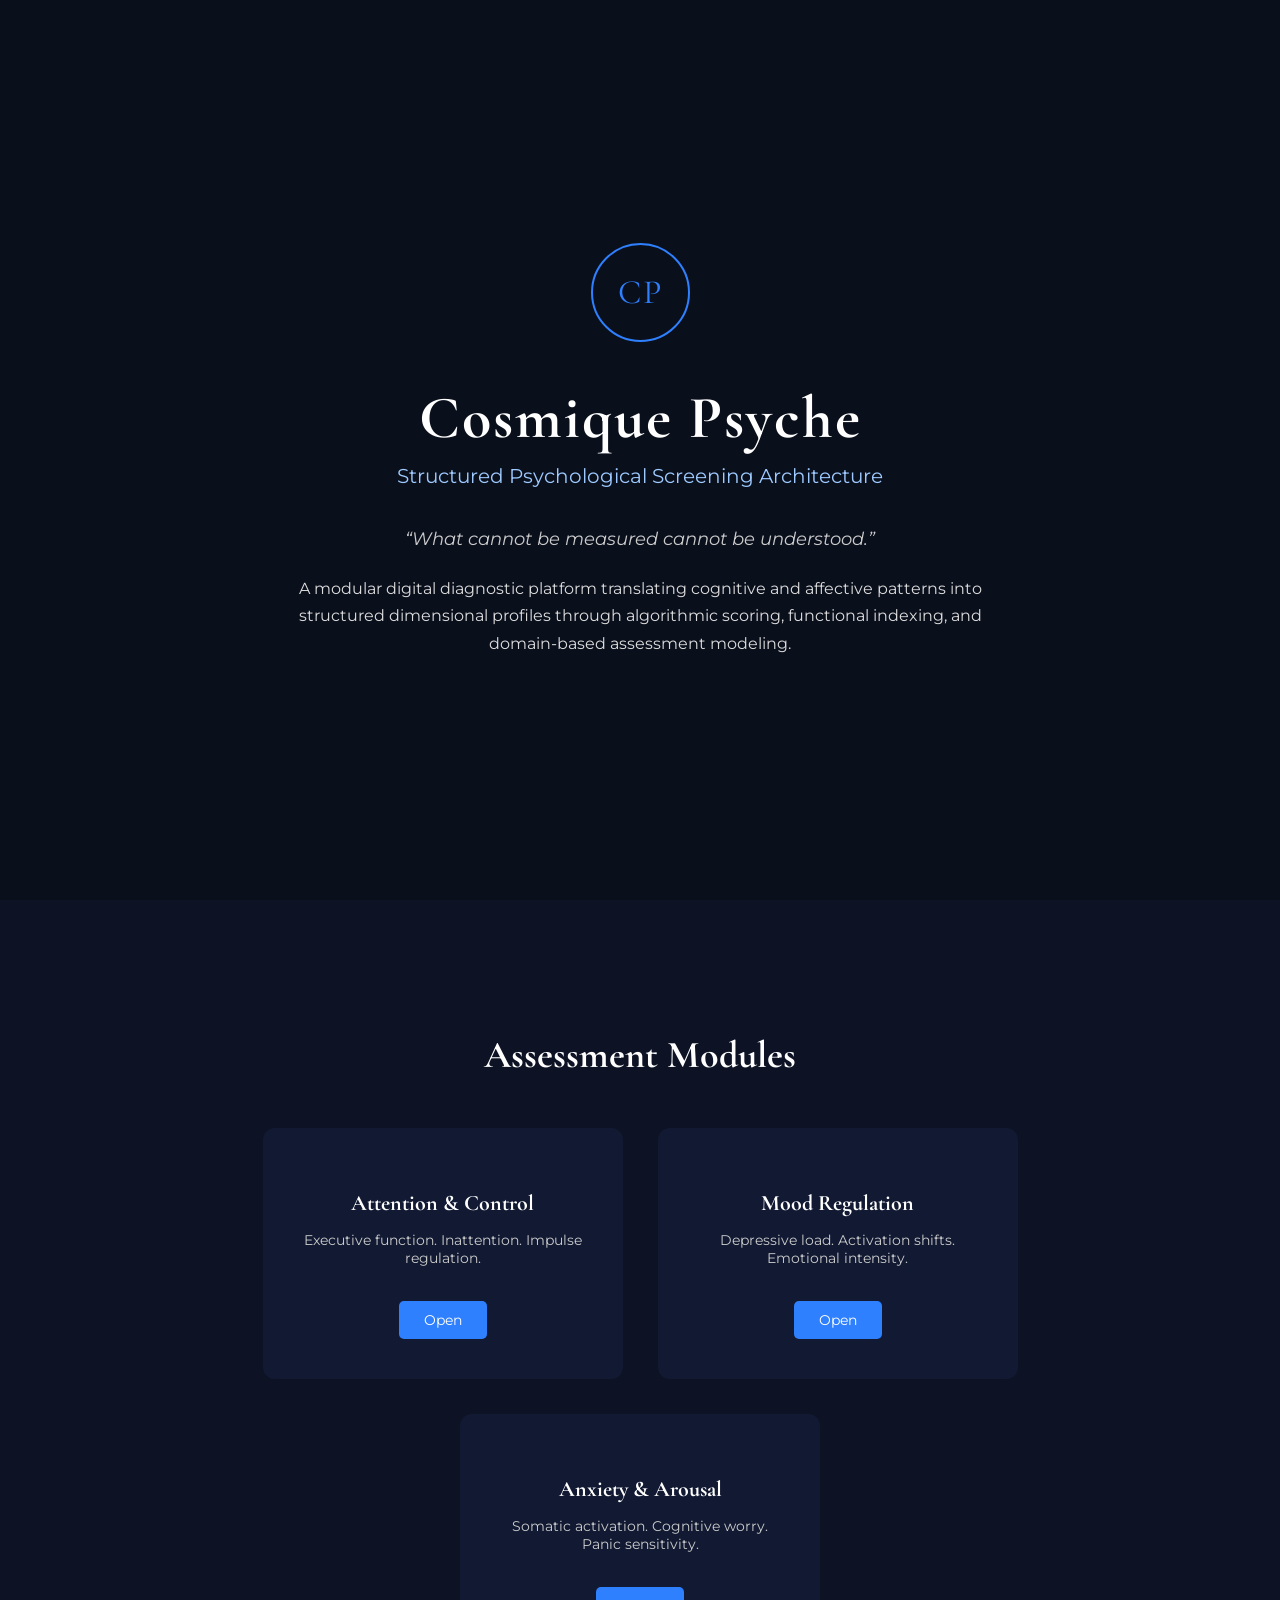
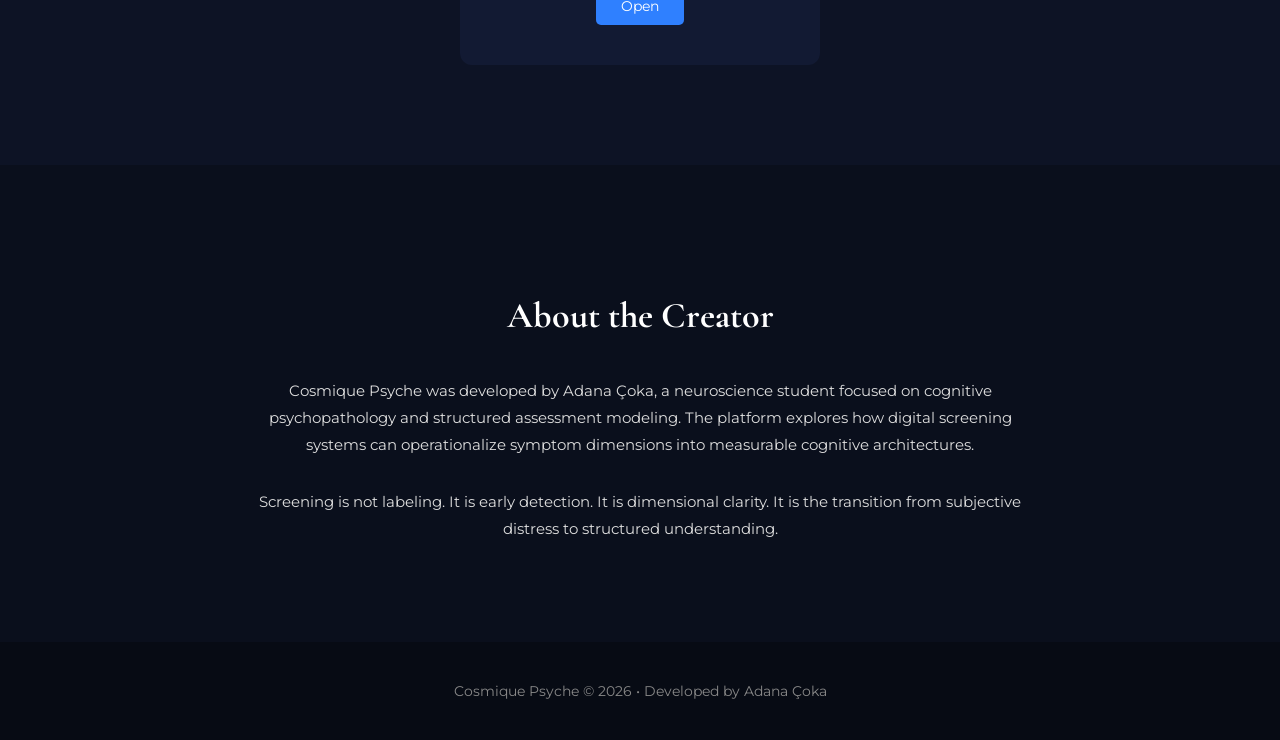
<file: index.html>
<!DOCTYPE html>
<html lang="en">
<head>
<meta charset="UTF-8">
<meta name="viewport" content="width=device-width, initial-scale=1.0">
<title>Cosmique Psyche</title>

<link href="https://fonts.googleapis.com/css2?family=Cormorant+Garamond:wght@400;600&family=Montserrat:wght@300;500;600&display=swap" rel="stylesheet">

<style>

body {
    margin: 0;
    background: #0a0f1c;
    color: white;
    font-family: 'Montserrat', sans-serif;
}

.hero {
    height: 100vh;
    background:
    linear-gradient(rgba(10,15,28,0.75), rgba(10,15,28,0.85)),
    url('https://images.unsplash.com/photo-1535223289827-42f1e9919769?auto=format&fit=crop&w=2000&q=80');
    background-size: cover;
    background-position: center;
    background-repeat: no-repeat;
    display: flex;
    flex-direction: column;
    justify-content: center;
    align-items: center;
    text-align: center;
    padding: 0 20px;
}

.logo {
    width: 95px;
    height: 95px;
    border: 2px solid #2f80ff;
    border-radius: 50%;
    display: flex;
    justify-content: center;
    align-items: center;
    font-family: 'Cormorant Garamond', serif;
    font-size: 34px;
    color: #2f80ff;
    margin-bottom: 30px;
    letter-spacing: 2px;
}

h1 {
    font-family: 'Cormorant Garamond', serif;
    font-size: 60px;
    margin: 10px 0;
    letter-spacing: 2px;
}

.subtitle {
    font-size: 20px;
    margin-bottom: 15px;
    color: #9ecaff;
}

.quote {
    font-style: italic;
    margin: 25px 0;
    font-size: 18px;
    color: #cccccc;
}

.description {
    max-width: 720px;
    font-size: 16px;
    line-height: 1.7;
    color: #dddddd;
}

.section {
    padding: 100px 10%;
    text-align: center;
    background: #0d1325;
}

.section h2 {
    font-family: 'Cormorant Garamond', serif;
    font-size: 38px;
    margin-bottom: 50px;
}

.modules {
    display: flex;
    gap: 35px;
    justify-content: center;
    flex-wrap: wrap;
}

.card {
    background: #121a33;
    padding: 40px;
    border-radius: 12px;
    width: 280px;
    transition: 0.3s ease;
}

.card:hover {
    transform: translateY(-8px);
}

.card h3 {
    font-family: 'Cormorant Garamond', serif;
    margin-bottom: 15px;
    font-size: 22px;
}

.card p {
    font-size: 14px;
    color: #cccccc;
}

.card a {
    display: inline-block;
    margin-top: 20px;
    padding: 10px 25px;
    background: #2f80ff;
    color: white;
    text-decoration: none;
    border-radius: 5px;
    font-size: 14px;
}

.card a:hover {
    background: #1f65d6;
}

.about {
    background: #0a0f1c;
    padding: 100px 15%;
    text-align: center;
}

.about h2 {
    font-family: 'Cormorant Garamond', serif;
    font-size: 36px;
    margin-bottom: 40px;
}

.about p {
    max-width: 800px;
    margin: auto;
    line-height: 1.8;
    color: #dddddd;
    font-size: 15px;
}

.footer {
    padding: 40px;
    text-align: center;
    background: #070b14;
    font-size: 14px;
    color: #888;
}

</style>
</head>

<body>

<section class="hero">

<div class="logo">CP</div>

<h1>Cosmique Psyche</h1>

<div class="subtitle">Structured Psychological Screening Architecture</div>

<div class="quote">
“What cannot be measured cannot be understood.”
</div>

<div class="description">
A modular digital diagnostic platform translating cognitive and affective patterns into structured dimensional profiles through algorithmic scoring, functional indexing, and domain-based assessment modeling.
</div>

</section>

<section class="section">

<h2>Assessment Modules</h2>

<div class="modules">

<div class="card">
<h3>Attention & Control</h3>
<p>Executive function. Inattention. Impulse regulation.</p>
<a href="executive-screening.html">Open</a>
</div>

<div class="card">
<h3>Mood Regulation</h3>
<p>Depressive load. Activation shifts. Emotional intensity.</p>
<a href="mood-spectrum.html">Open</a>
</div>

<div class="card">
<h3>Anxiety & Arousal</h3>
<p>Somatic activation. Cognitive worry. Panic sensitivity.</p>
<a href="anxiety-profile.html">Open</a>
</div>

</div>

</section>

<section class="about">

<h2>About the Creator</h2>

<p>
Cosmique Psyche was developed by Adana Çoka, a neuroscience student focused on cognitive psychopathology and structured assessment modeling. The platform explores how digital screening systems can operationalize symptom dimensions into measurable cognitive architectures.
</p>

<p style="margin-top:30px;">
Screening is not labeling. It is early detection. It is dimensional clarity. It is the transition from subjective distress to structured understanding.
</p>

</section>

<div class="footer">
Cosmique Psyche © 2026 • Developed by Adana Çoka
</div>

</body>
</html>
</file>
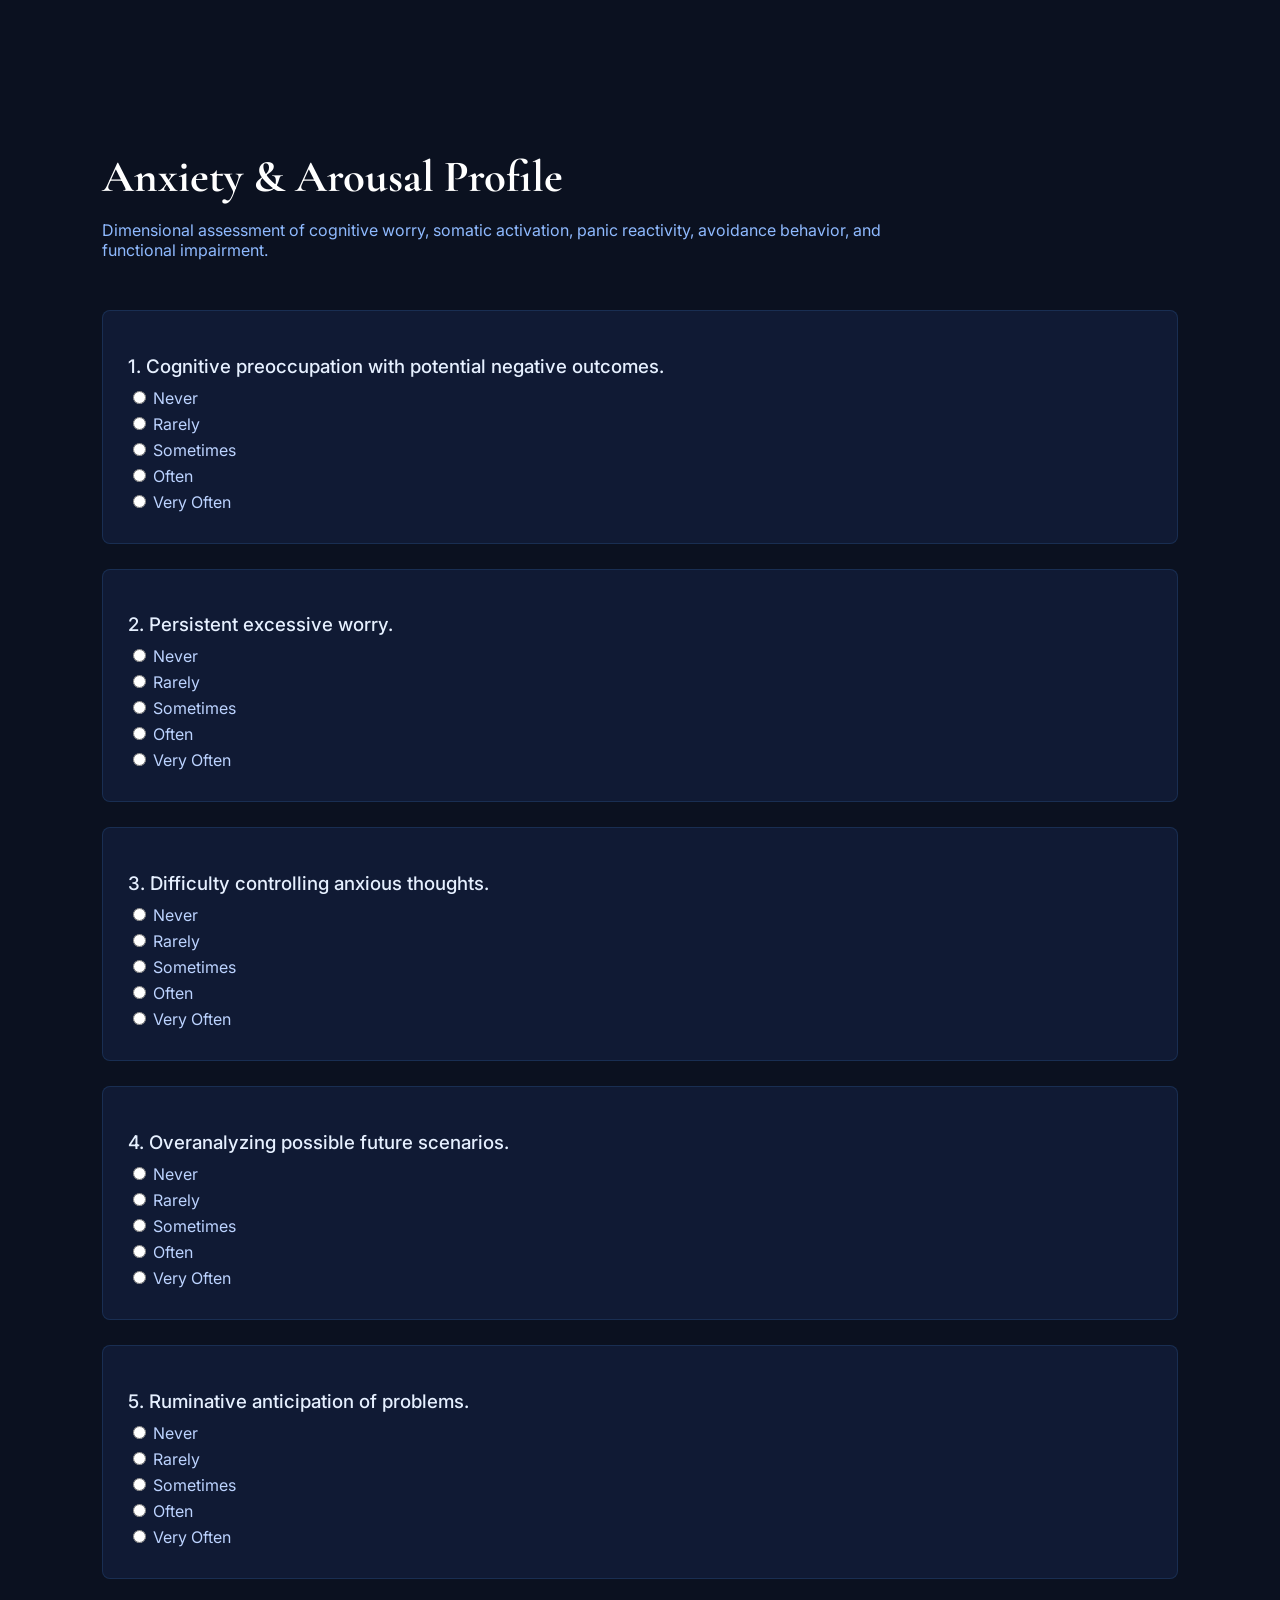
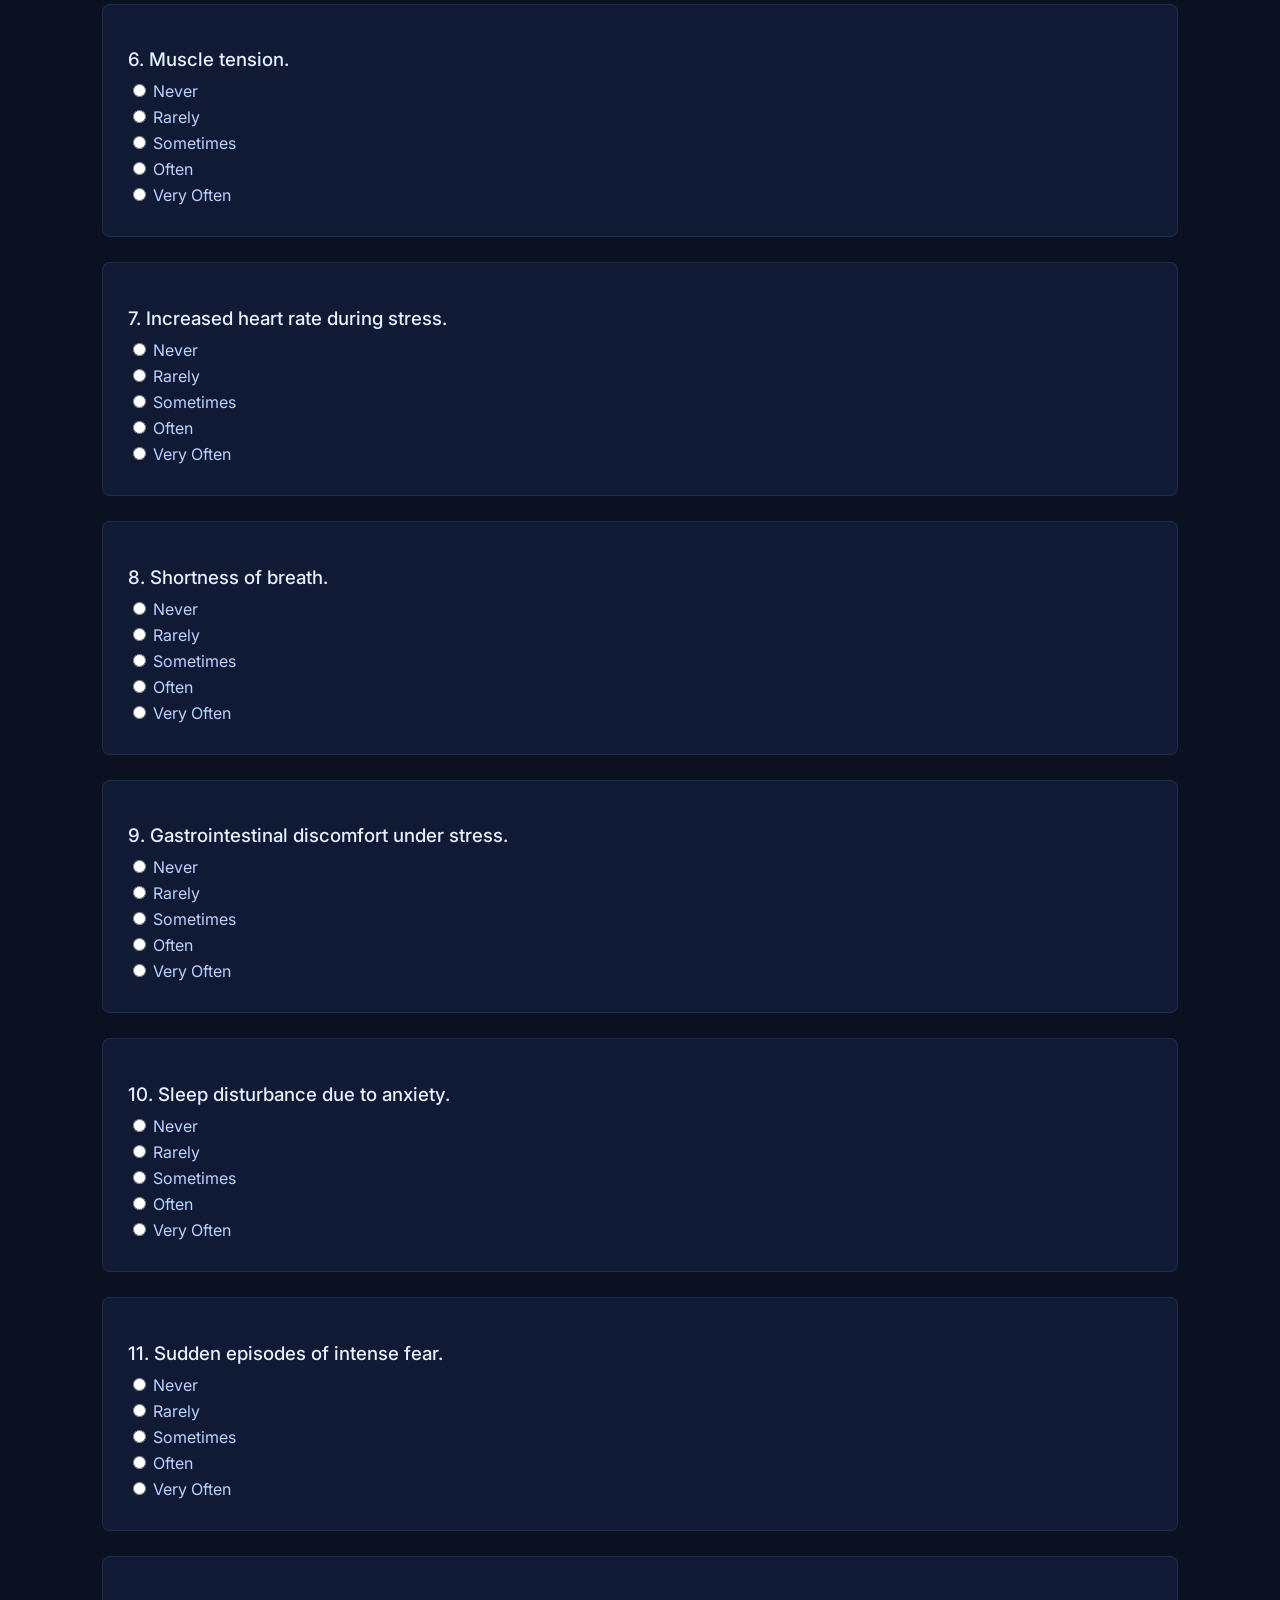
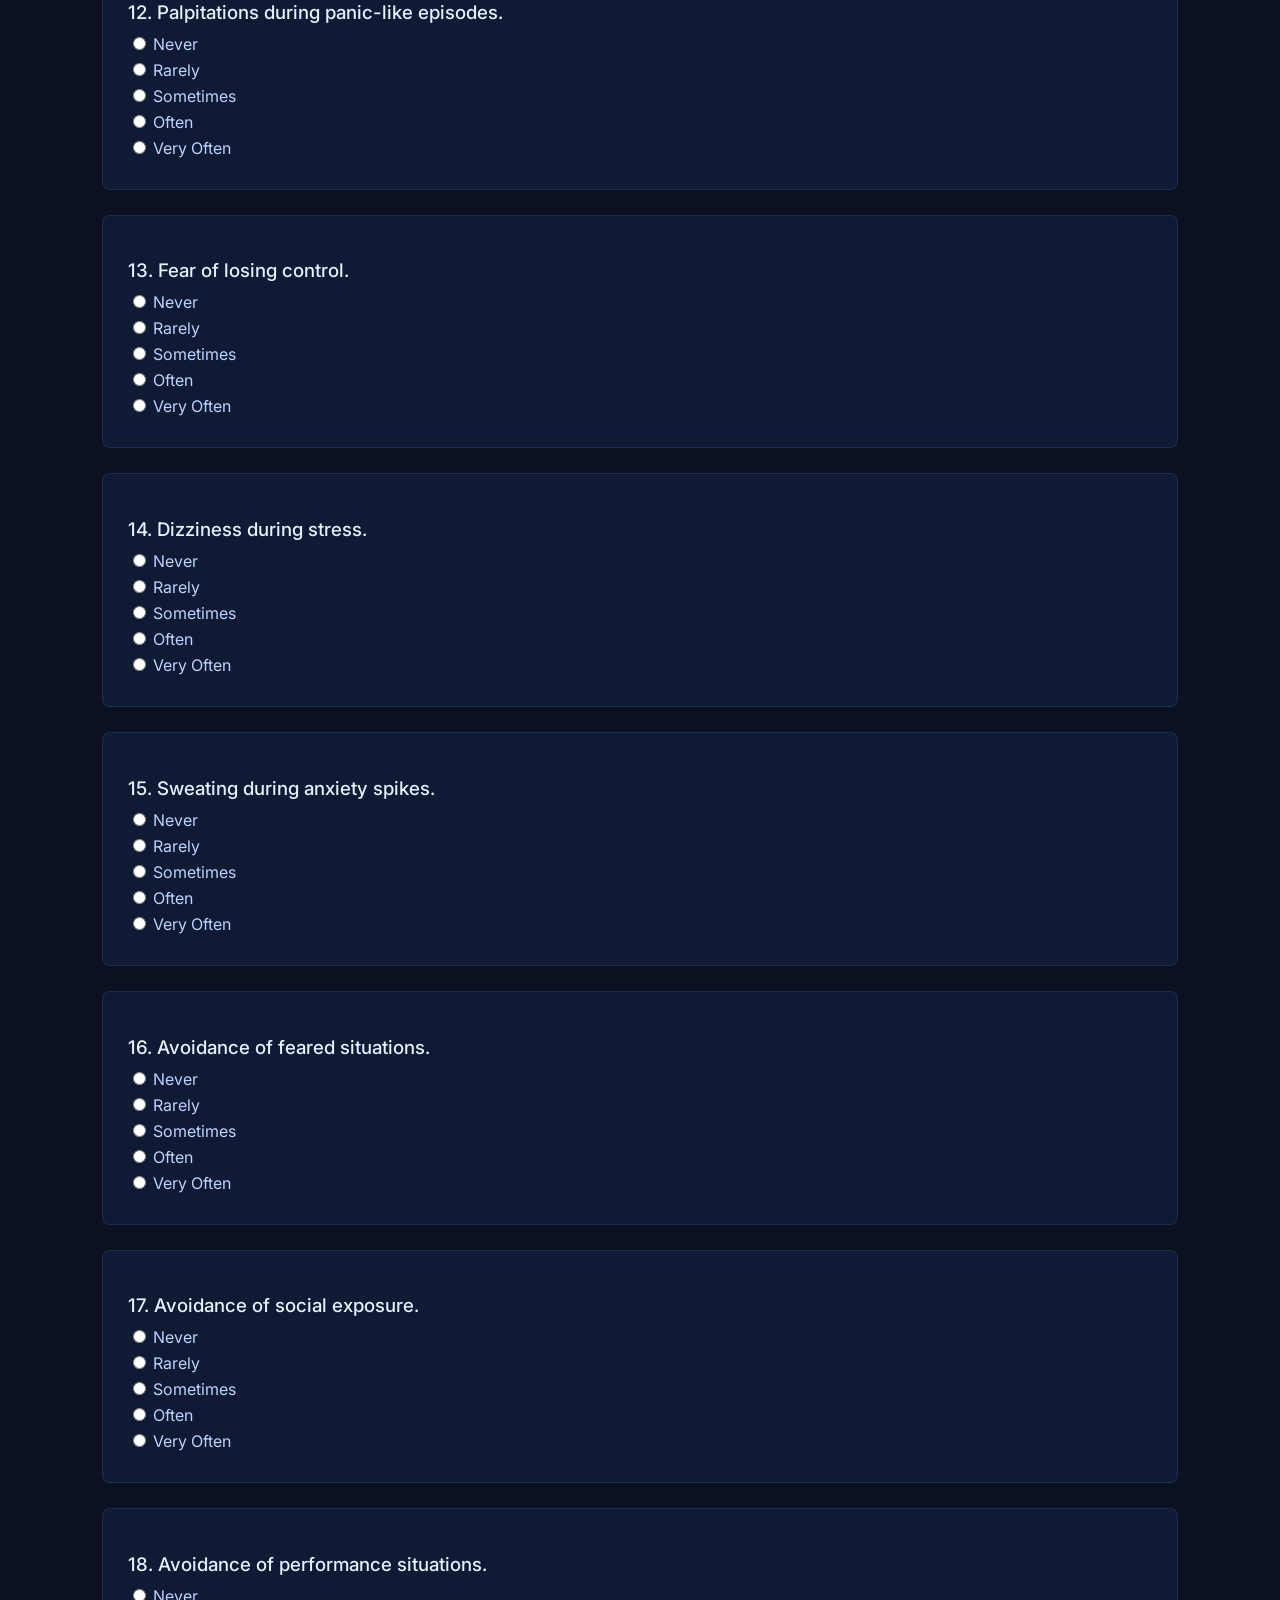
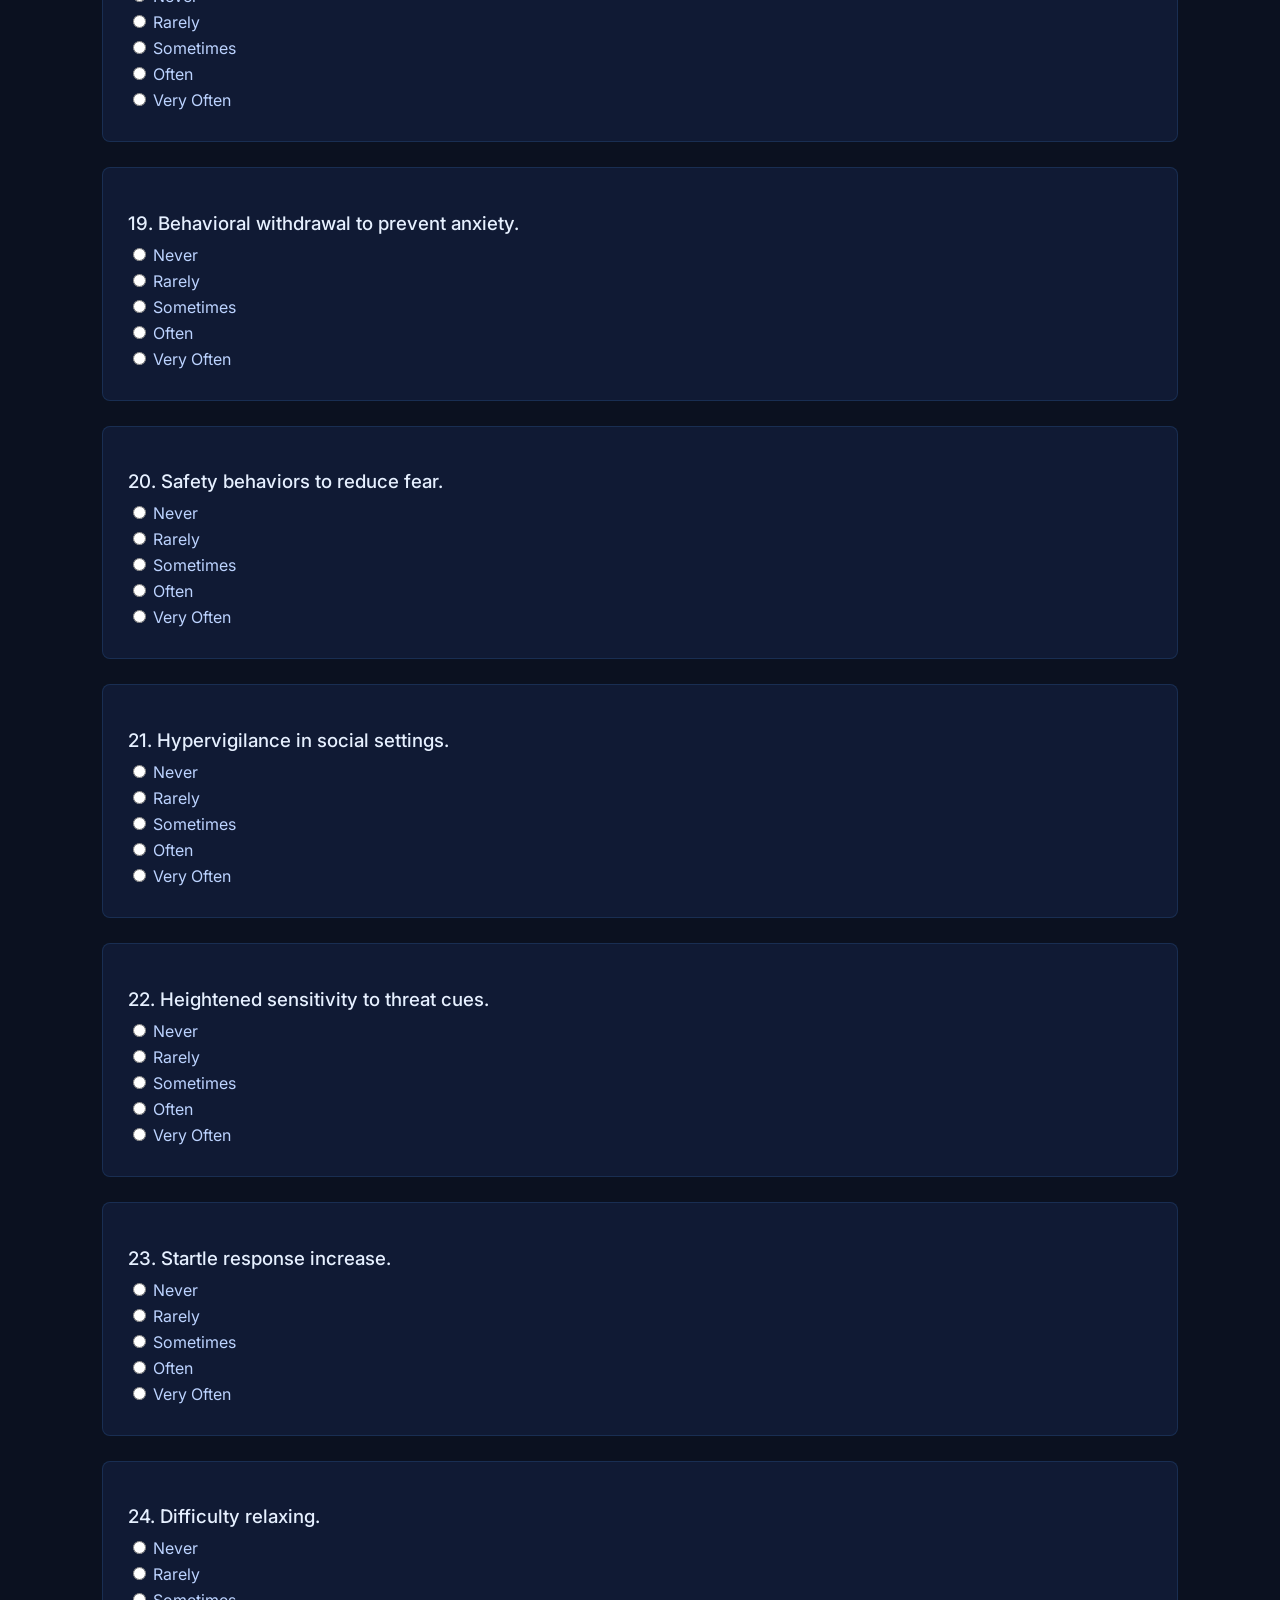
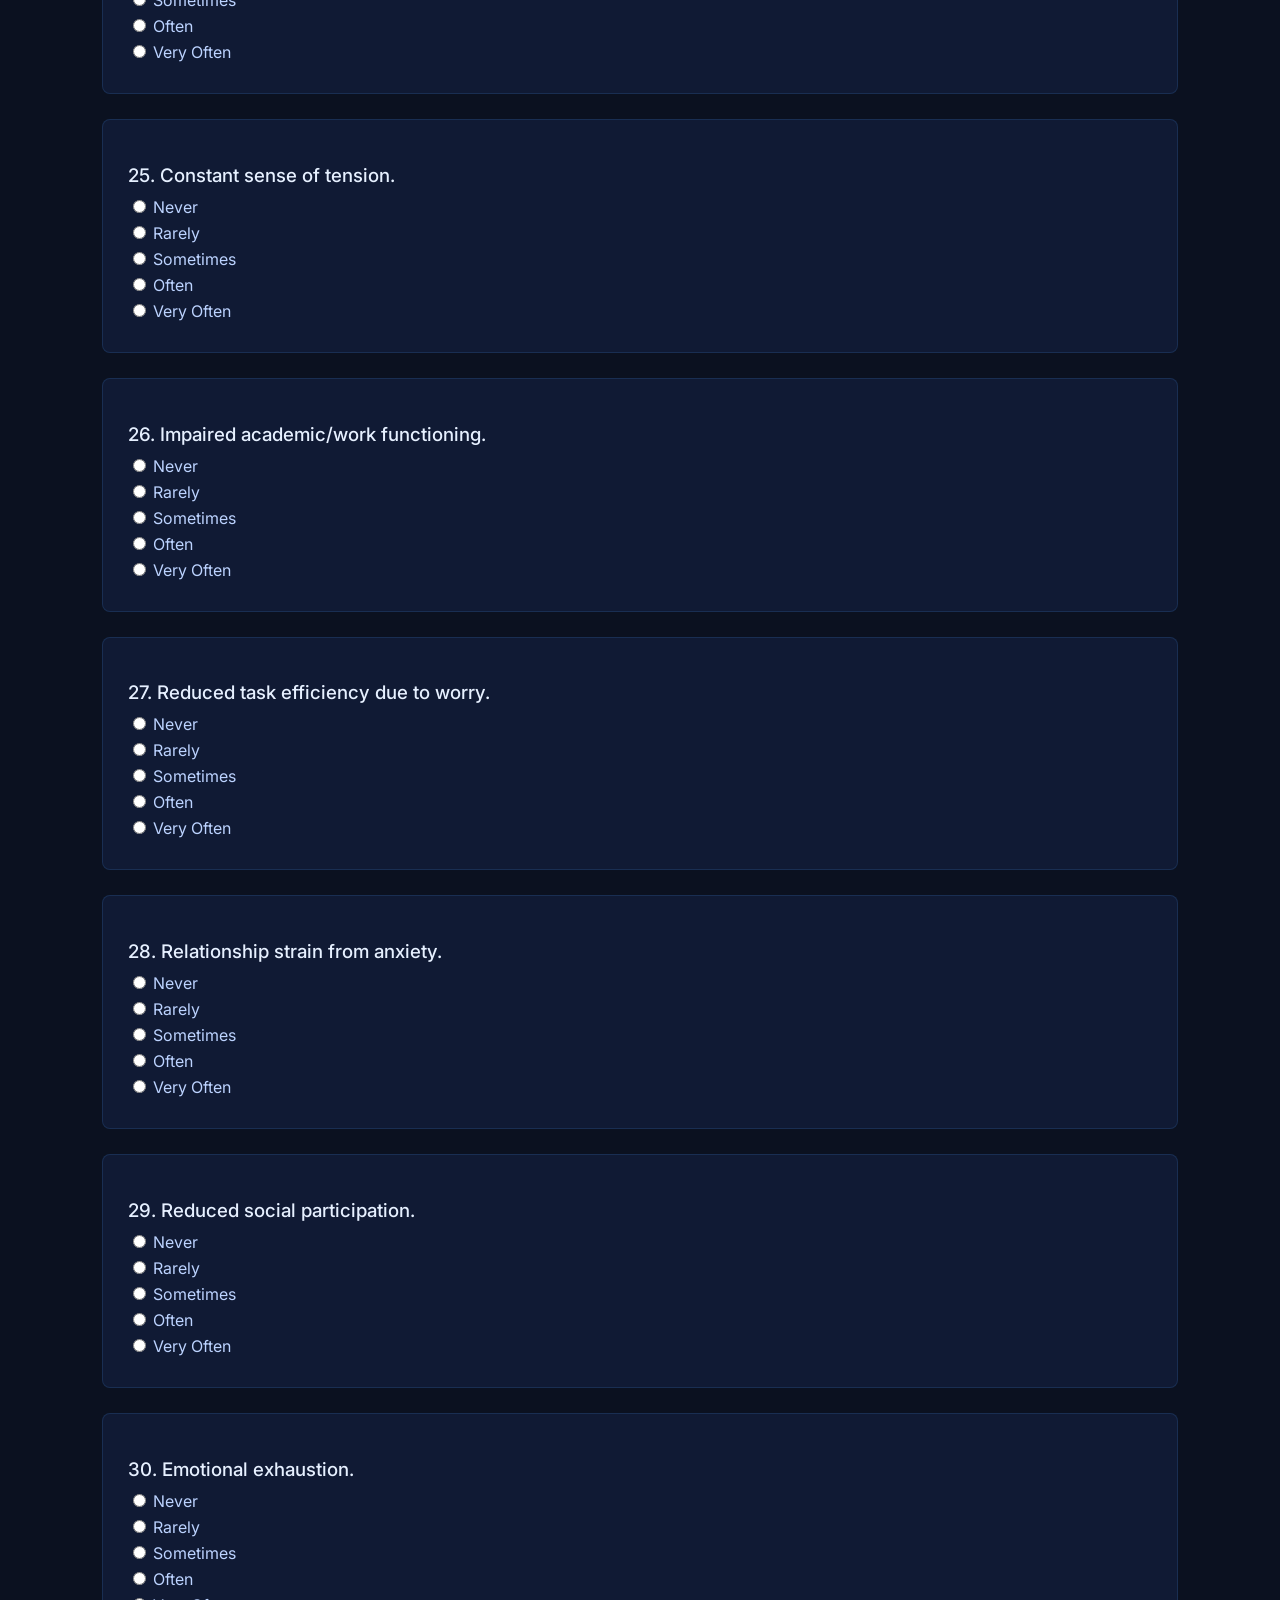
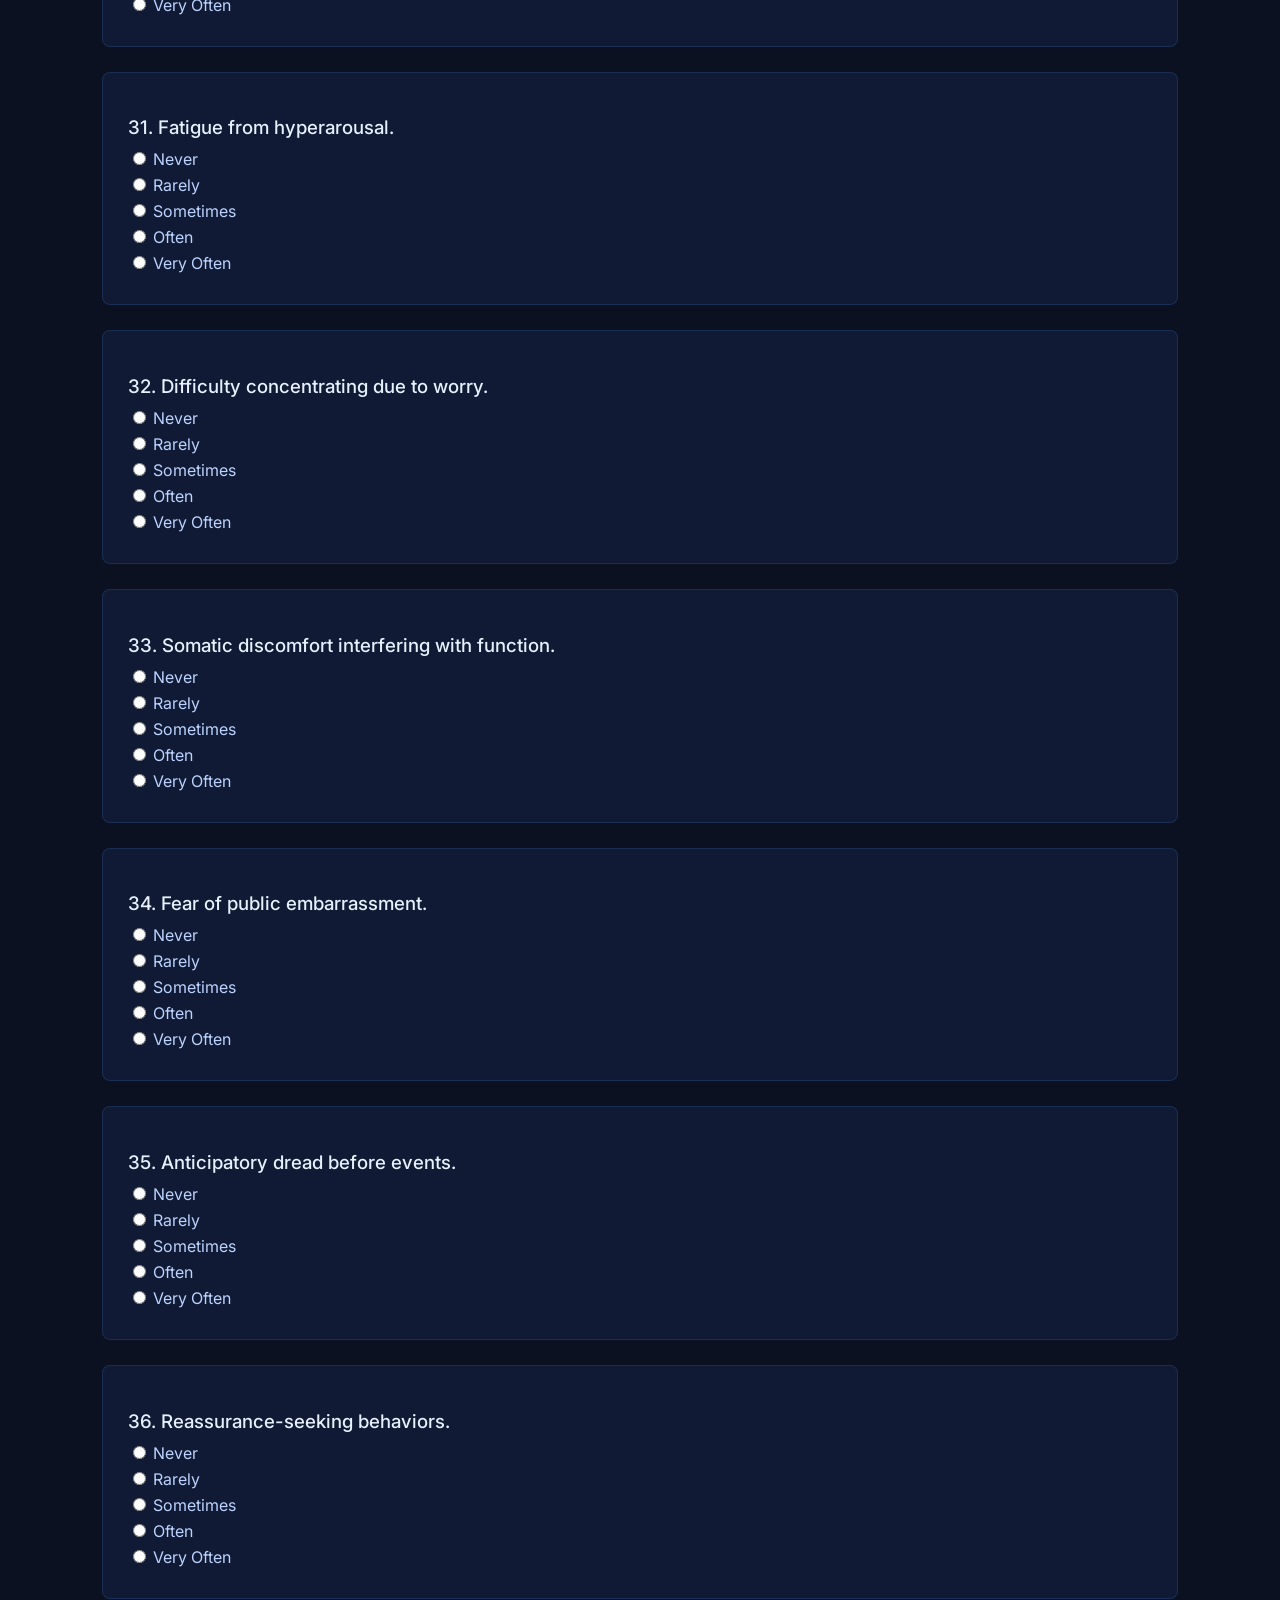
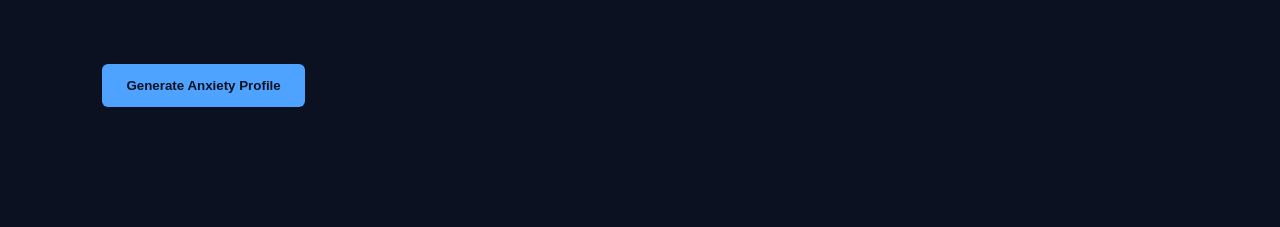
<file: anxiety-profile.html>
<!DOCTYPE html>
<html lang="en">
<head>
<meta charset="UTF-8">
<meta name="viewport" content="width=device-width, initial-scale=1.0">
<title>Anxiety & Arousal Profile</title>

<link href="https://fonts.googleapis.com/css2?family=Cormorant+Garamond:wght@500;700&family=Inter:wght@300;400;500;600&display=swap" rel="stylesheet">

<style>

body{
margin:0;
background:#0b1120;
color:#e6f0ff;
font-family:'Inter',sans-serif;
padding:120px 8%;
}

h1{
font-family:'Cormorant Garamond',serif;
font-size:2.8rem;
color:#ffffff;
margin-bottom:10px;
}

.subtitle{
color:#8fbaff;
margin-bottom:50px;
max-width:800px;
}

.question{
background:#101a34;
padding:25px;
border-radius:8px;
border:1px solid rgba(77,163,255,0.15);
margin-bottom:25px;
}

.question h3{
margin-bottom:10px;
font-weight:500;
}

.options label{
display:block;
margin-bottom:6px;
color:#bcd3ff;
cursor:pointer;
}

button{
margin-top:40px;
padding:14px 24px;
background:#4da3ff;
border:none;
color:#0b1120;
font-weight:600;
border-radius:6px;
cursor:pointer;
}

button:hover{ background:#3a8de0; }

.result{
margin-top:60px;
padding:30px;
background:#101a34;
border-radius:8px;
border:1px solid rgba(77,163,255,0.2);
}

.bar{
height:26px;
margin:12px 0;
background:#1c2a4f;
border-radius:6px;
position:relative;
}

.bar-fill{
height:100%;
border-radius:6px;
}

.green{background:#2ecc71;}
.yellow{background:#f1c40f;}
.red{background:#e74c3c;}

.bar span{
position:absolute;
left:10px;
top:3px;
font-size:0.8rem;
color:#fff;
}

</style>
</head>

<body>

<h1>Anxiety & Arousal Profile</h1>
<p class="subtitle">
Dimensional assessment of cognitive worry, somatic activation,
panic reactivity, avoidance behavior, and functional impairment.
</p>

<form id="anxietyForm"></form>

<button onclick="calculate()">Generate Anxiety Profile</button>

<div id="result" class="result" style="display:none;"></div>

<script>

const questions = [
"Cognitive preoccupation with potential negative outcomes.",
"Persistent excessive worry.",
"Difficulty controlling anxious thoughts.",
"Overanalyzing possible future scenarios.",
"Ruminative anticipation of problems.",
"Muscle tension.",
"Increased heart rate during stress.",
"Shortness of breath.",
"Gastrointestinal discomfort under stress.",
"Sleep disturbance due to anxiety.",
"Sudden episodes of intense fear.",
"Palpitations during panic-like episodes.",
"Fear of losing control.",
"Dizziness during stress.",
"Sweating during anxiety spikes.",
"Avoidance of feared situations.",
"Avoidance of social exposure.",
"Avoidance of performance situations.",
"Behavioral withdrawal to prevent anxiety.",
"Safety behaviors to reduce fear.",
"Hypervigilance in social settings.",
"Heightened sensitivity to threat cues.",
"Startle response increase.",
"Difficulty relaxing.",
"Constant sense of tension.",
"Impaired academic/work functioning.",
"Reduced task efficiency due to worry.",
"Relationship strain from anxiety.",
"Reduced social participation.",
"Emotional exhaustion.",
"Fatigue from hyperarousal.",
"Difficulty concentrating due to worry.",
"Somatic discomfort interfering with function.",
"Fear of public embarrassment.",
"Anticipatory dread before events.",
"Reassurance-seeking behaviors."
];

const form=document.getElementById("anxietyForm");

questions.forEach((q,i)=>{
let div=document.createElement("div");
div.className="question";
div.innerHTML=`
<h3>${i+1}. ${q}</h3>
<div class="options">
<label><input type="radio" name="q${i}" value="0" required> Never</label>
<label><input type="radio" name="q${i}" value="1"> Rarely</label>
<label><input type="radio" name="q${i}" value="2"> Sometimes</label>
<label><input type="radio" name="q${i}" value="3"> Often</label>
<label><input type="radio" name="q${i}" value="4"> Very Often</label>
</div>`;
form.appendChild(div);
});

function calculate(){

let scores=[];
for(let i=0;i<36;i++){
let val=document.querySelector(`input[name="q${i}"]:checked`).value;
scores.push(parseInt(val));
}

let worry=scores.slice(0,5).reduce((a,b)=>a+b,0);
let somatic=scores.slice(5,10).reduce((a,b)=>a+b,0);
let panic=scores.slice(10,15).reduce((a,b)=>a+b,0);
let avoidance=scores.slice(15,20).reduce((a,b)=>a+b,0);
let hypervigilance=scores.slice(20,25).reduce((a,b)=>a+b,0);
let impairment=scores.slice(25,36).reduce((a,b)=>a+b,0);

function percent(score,max){return Math.round((score/max)*100);}
function band(p){if(p<40)return"green";if(p<70)return"yellow";return"red";}

let result=document.getElementById("result");
result.style.display="block";
result.innerHTML=`

<h2>Dimensional Anxiety Profile</h2>

${renderBar("Cognitive Worry",percent(worry,20))}
${renderBar("Somatic Arousal",percent(somatic,20))}
${renderBar("Panic Reactivity",percent(panic,20))}
${renderBar("Avoidance Behavior",percent(avoidance,20))}
${renderBar("Hypervigilance",percent(hypervigilance,20))}
${renderBar("Functional Impairment",percent(impairment,44))}

<p>
Elevated panic reactivity combined with high avoidance may indicate
maladaptive anxiety maintenance cycles.
Functional impairment contextualizes severity.
</p>
`;

function renderBar(label,p){
return `
<div class="bar">
<div class="bar-fill ${band(p)}" style="width:${p}%"></div>
<span>${label} ${p}%</span>
</div>
`;
}

}

</script>

</body>
</html>
</file>
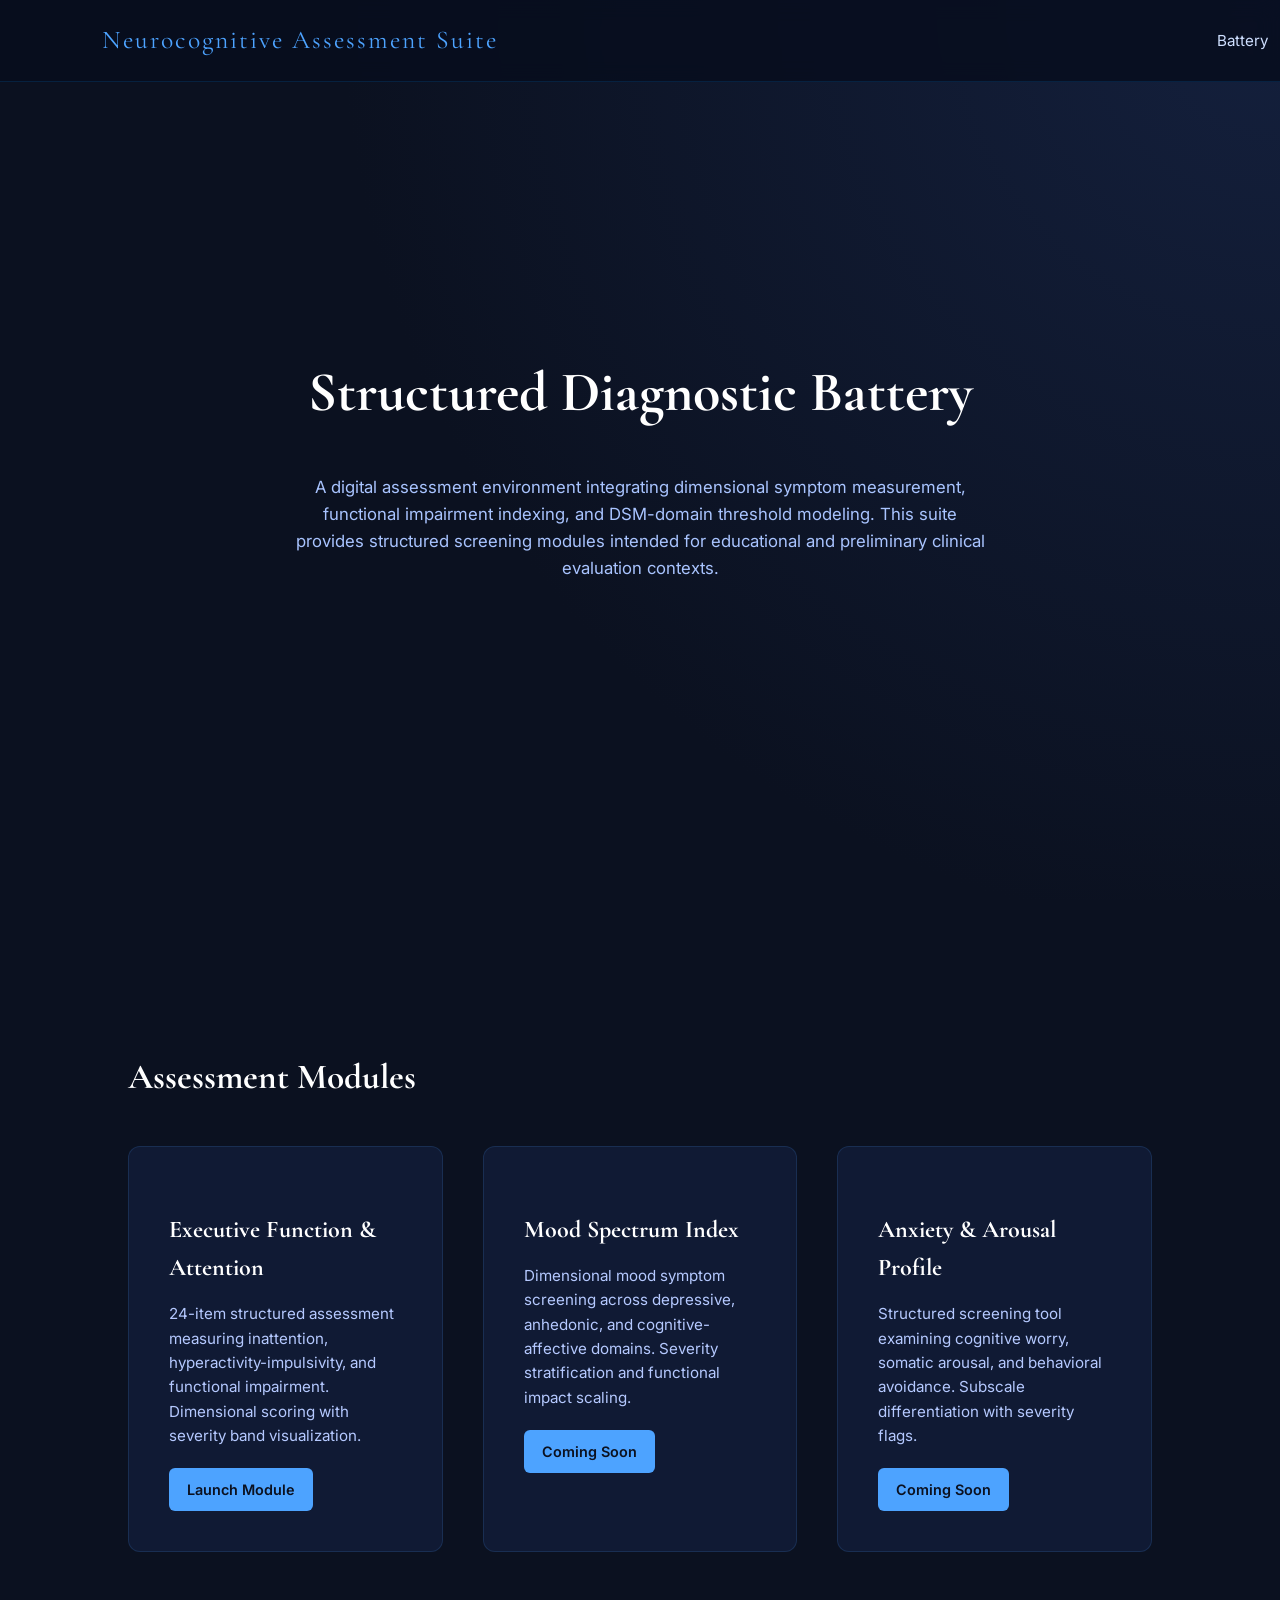
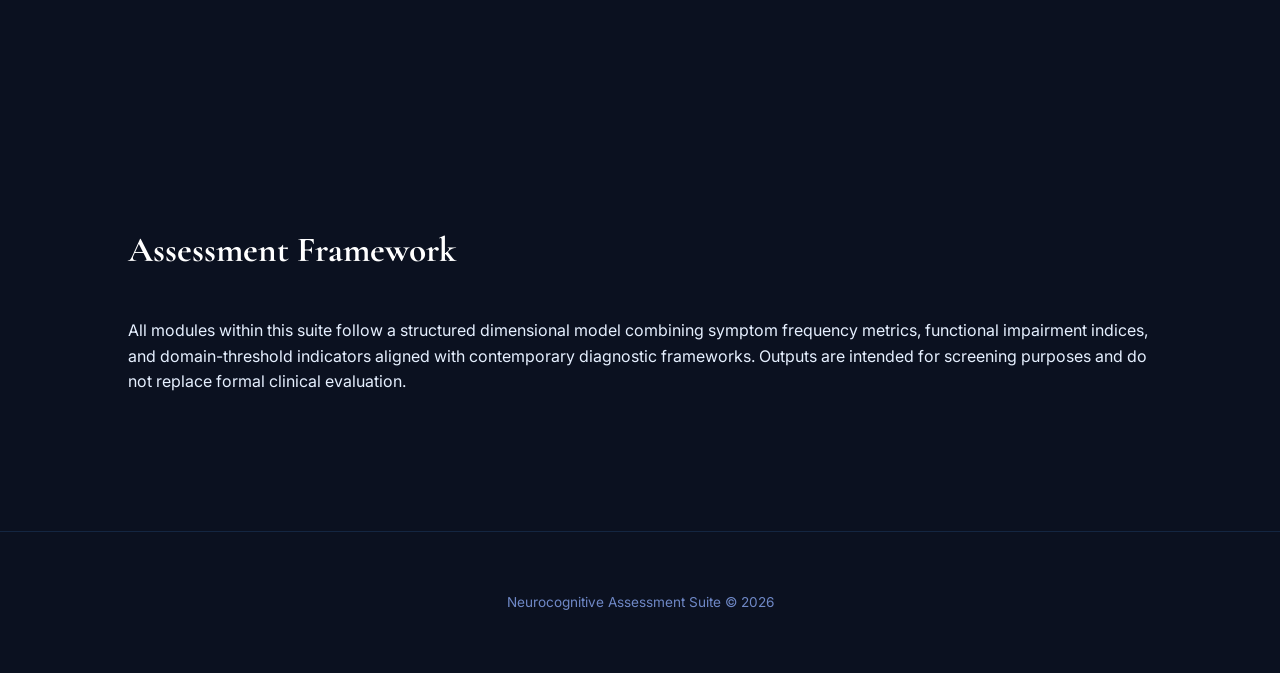
<file: diagnostic-suite.html>
<!DOCTYPE html>
<html lang="en">
<head>
<meta charset="UTF-8">
<meta name="viewport" content="width=device-width, initial-scale=1.0">
<title>Neurocognitive Assessment Suite</title>

<link href="https://fonts.googleapis.com/css2?family=Cormorant+Garamond:wght@400;600;700&family=Inter:wght@300;400;500;600&display=swap" rel="stylesheet">

<style>

body{
margin:0;
background:#0b1120;
color:#e6f0ff;
font-family:'Inter', sans-serif;
line-height:1.6;
}

nav{
position:fixed;
width:100%;
background:rgba(8,14,30,0.85);
backdrop-filter:blur(10px);
padding:20px 8%;
display:flex;
justify-content:space-between;
align-items:center;
z-index:100;
border-bottom:1px solid rgba(0,150,255,0.15);
}

.logo{
font-family:'Cormorant Garamond', serif;
font-size:1.6rem;
letter-spacing:2px;
color:#4da3ff;
}

nav a{
color:#cfdfff;
text-decoration:none;
margin-left:30px;
font-size:0.95rem;
}

nav a:hover{
color:#4da3ff;
}

.hero{
height:100vh;
display:flex;
flex-direction:column;
justify-content:center;
align-items:center;
text-align:center;
padding:0 15%;
background:radial-gradient(circle at top right,#14203d,#0b1120 60%);
}

.hero h1{
font-family:'Cormorant Garamond', serif;
font-size:3.5rem;
margin-bottom:20px;
color:#ffffff;
}

.hero p{
max-width:700px;
font-size:1.05rem;
color:#a9c4ff;
}

.section{
padding:120px 10%;
}

.section h2{
font-family:'Cormorant Garamond', serif;
font-size:2.2rem;
margin-bottom:40px;
color:#ffffff;
}

.module-grid{
display:grid;
grid-template-columns:repeat(auto-fit,minmax(300px,1fr));
gap:40px;
}

.module-card{
background:#101a34;
padding:40px;
border-radius:12px;
border:1px solid rgba(77,163,255,0.15);
transition:0.3s ease;
}

.module-card:hover{
border-color:#4da3ff;
transform:translateY(-5px);
}

.module-card h3{
font-family:'Cormorant Garamond', serif;
margin-bottom:15px;
font-size:1.5rem;
color:#ffffff;
}

.module-card p{
font-size:0.95rem;
color:#b5c9ff;
margin-bottom:20px;
}

.module-card a{
display:inline-block;
padding:10px 18px;
background:#4da3ff;
color:#0b1120;
text-decoration:none;
font-weight:600;
border-radius:6px;
font-size:0.9rem;
}

.module-card a:hover{
background:#3a8de0;
}

.footer{
padding:60px 10%;
text-align:center;
font-size:0.85rem;
color:#6f88c6;
border-top:1px solid rgba(77,163,255,0.15);
}

</style>
</head>

<body>

<nav>
<div class="logo">Neurocognitive Assessment Suite</div>
<div>
<a href="#modules">Battery</a>
<a href="#about">Framework</a>
</div>
</nav>

<section class="hero">
<h1>Structured Diagnostic Battery</h1>
<p>
A digital assessment environment integrating dimensional symptom measurement,
functional impairment indexing, and DSM-domain threshold modeling.
This suite provides structured screening modules intended for
educational and preliminary clinical evaluation contexts.
</p>
</section>

<section class="section" id="modules">
<h2>Assessment Modules</h2>

<div class="module-grid">

<div class="module-card">
<h3>Executive Function & Attention</h3>
<p>
24-item structured assessment measuring inattention,
hyperactivity-impulsivity, and functional impairment.
Dimensional scoring with severity band visualization.
</p>
<a href="executive-screening.html">Launch Module</a>
</div>

<div class="module-card">
<h3>Mood Spectrum Index</h3>
<p>
Dimensional mood symptom screening across depressive,
anhedonic, and cognitive-affective domains.
Severity stratification and functional impact scaling.
</p>
<a href="#">Coming Soon</a>
</div>

<div class="module-card">
<h3>Anxiety & Arousal Profile</h3>
<p>
Structured screening tool examining cognitive worry,
somatic arousal, and behavioral avoidance.
Subscale differentiation with severity flags.
</p>
<a href="#">Coming Soon</a>
</div>

</div>
</section>

<section class="section" id="about">
<h2>Assessment Framework</h2>
<p>
All modules within this suite follow a structured dimensional model
combining symptom frequency metrics, functional impairment indices,
and domain-threshold indicators aligned with contemporary diagnostic frameworks.
Outputs are intended for screening purposes and do not replace
formal clinical evaluation.
</p>
</section>

<div class="footer">
Neurocognitive Assessment Suite © 2026
</div>

</body>
</html>
</file>
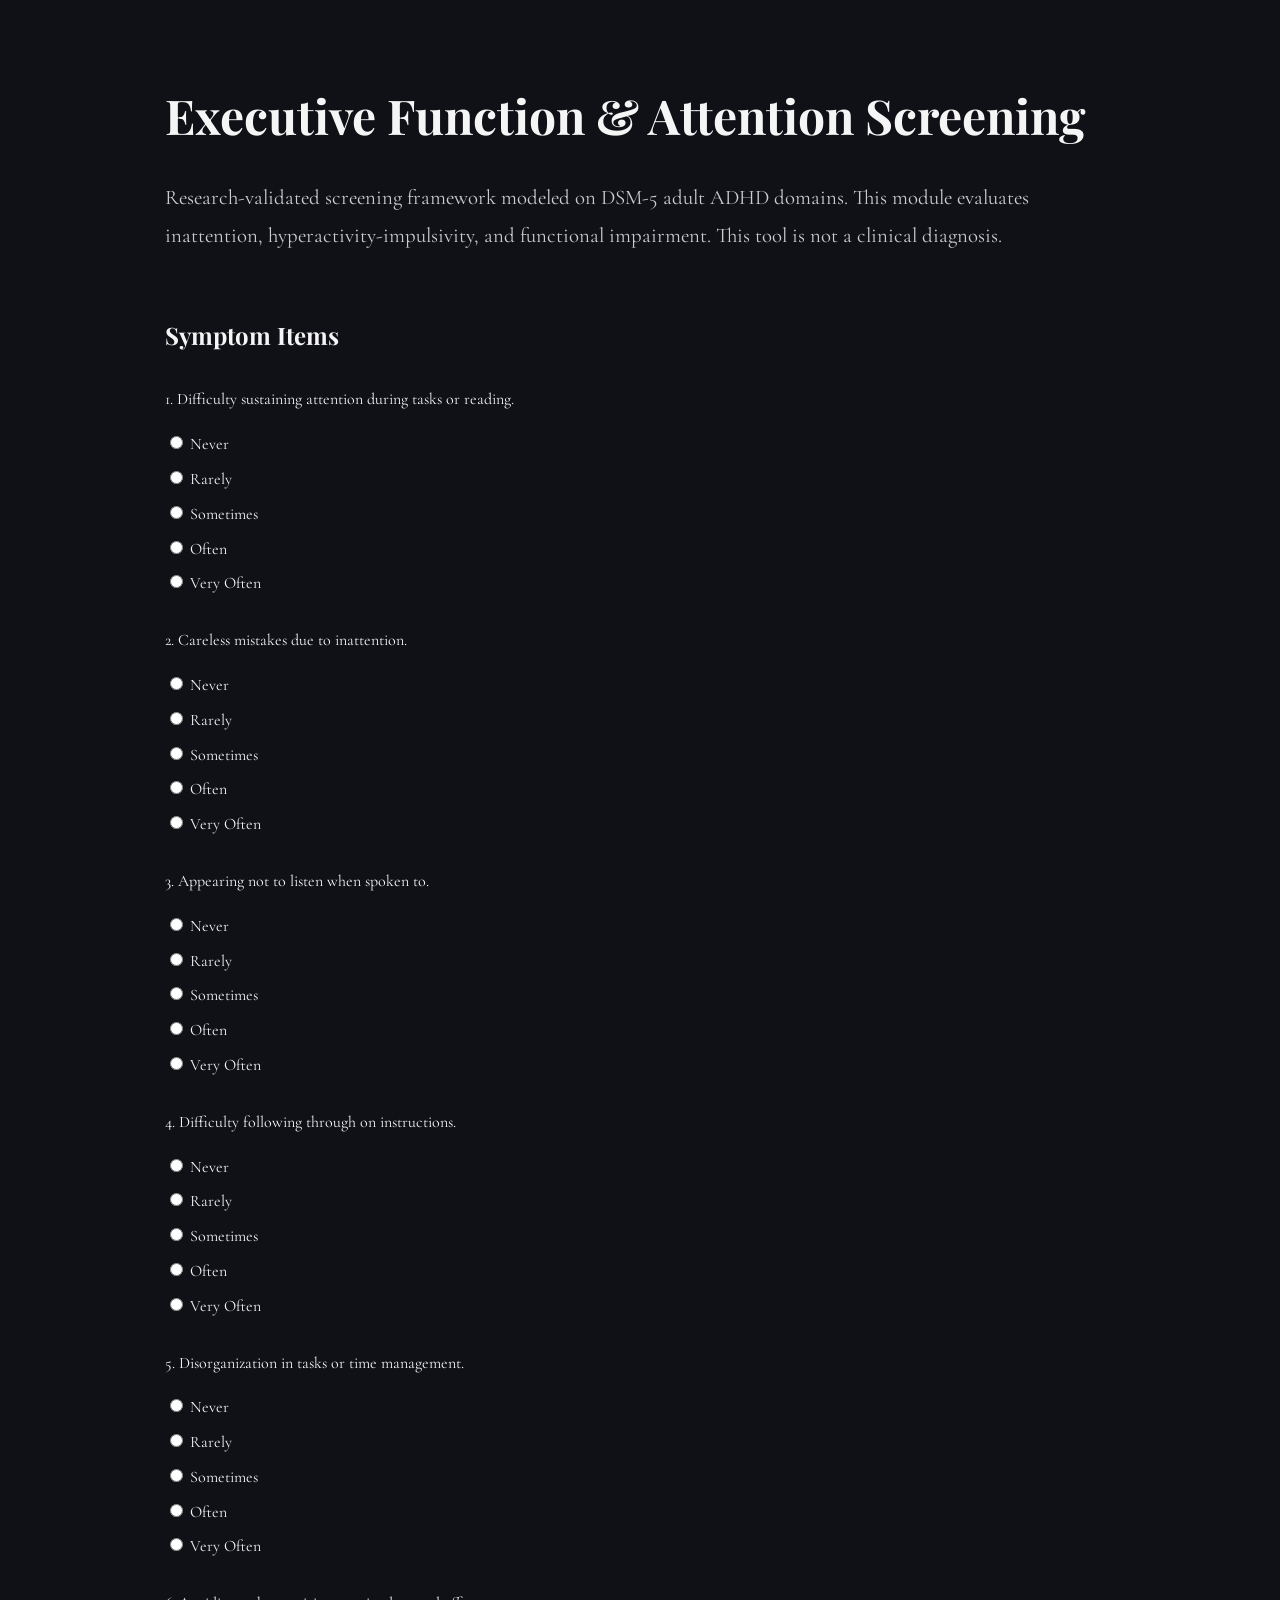
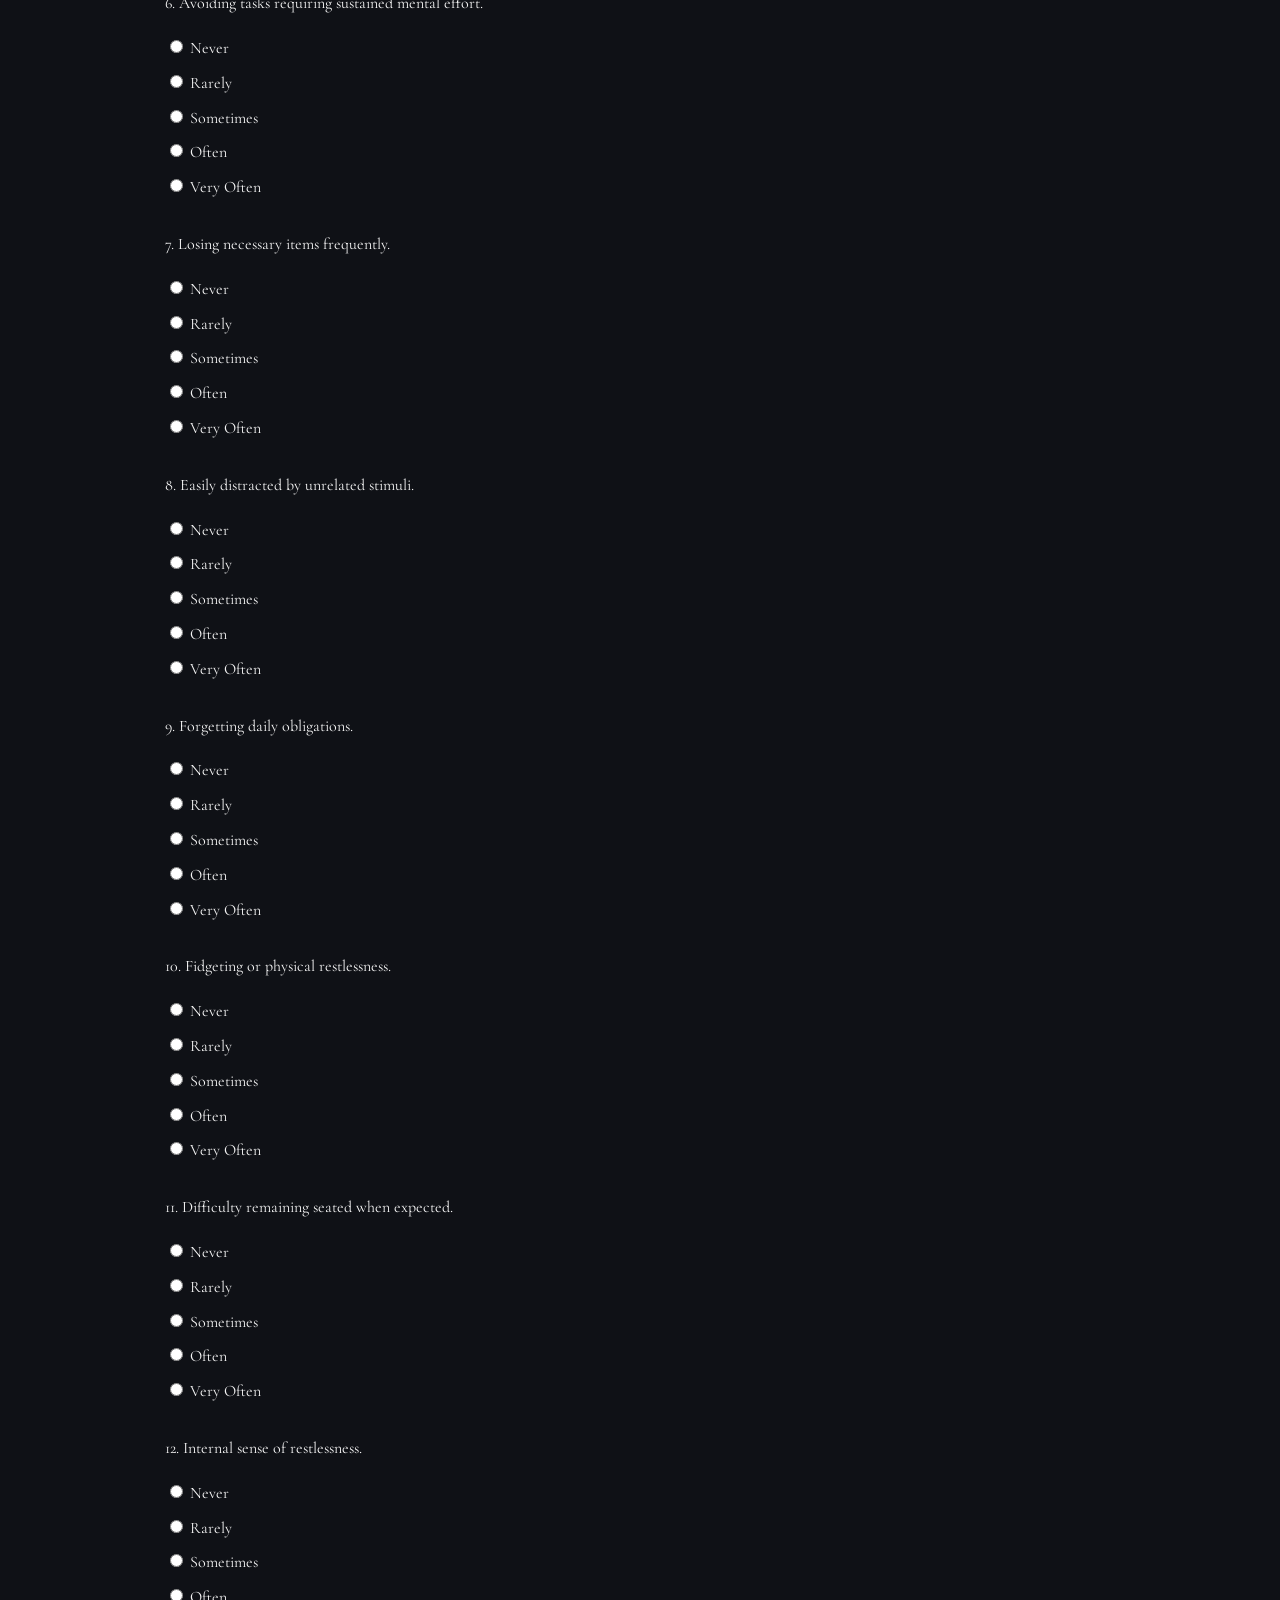
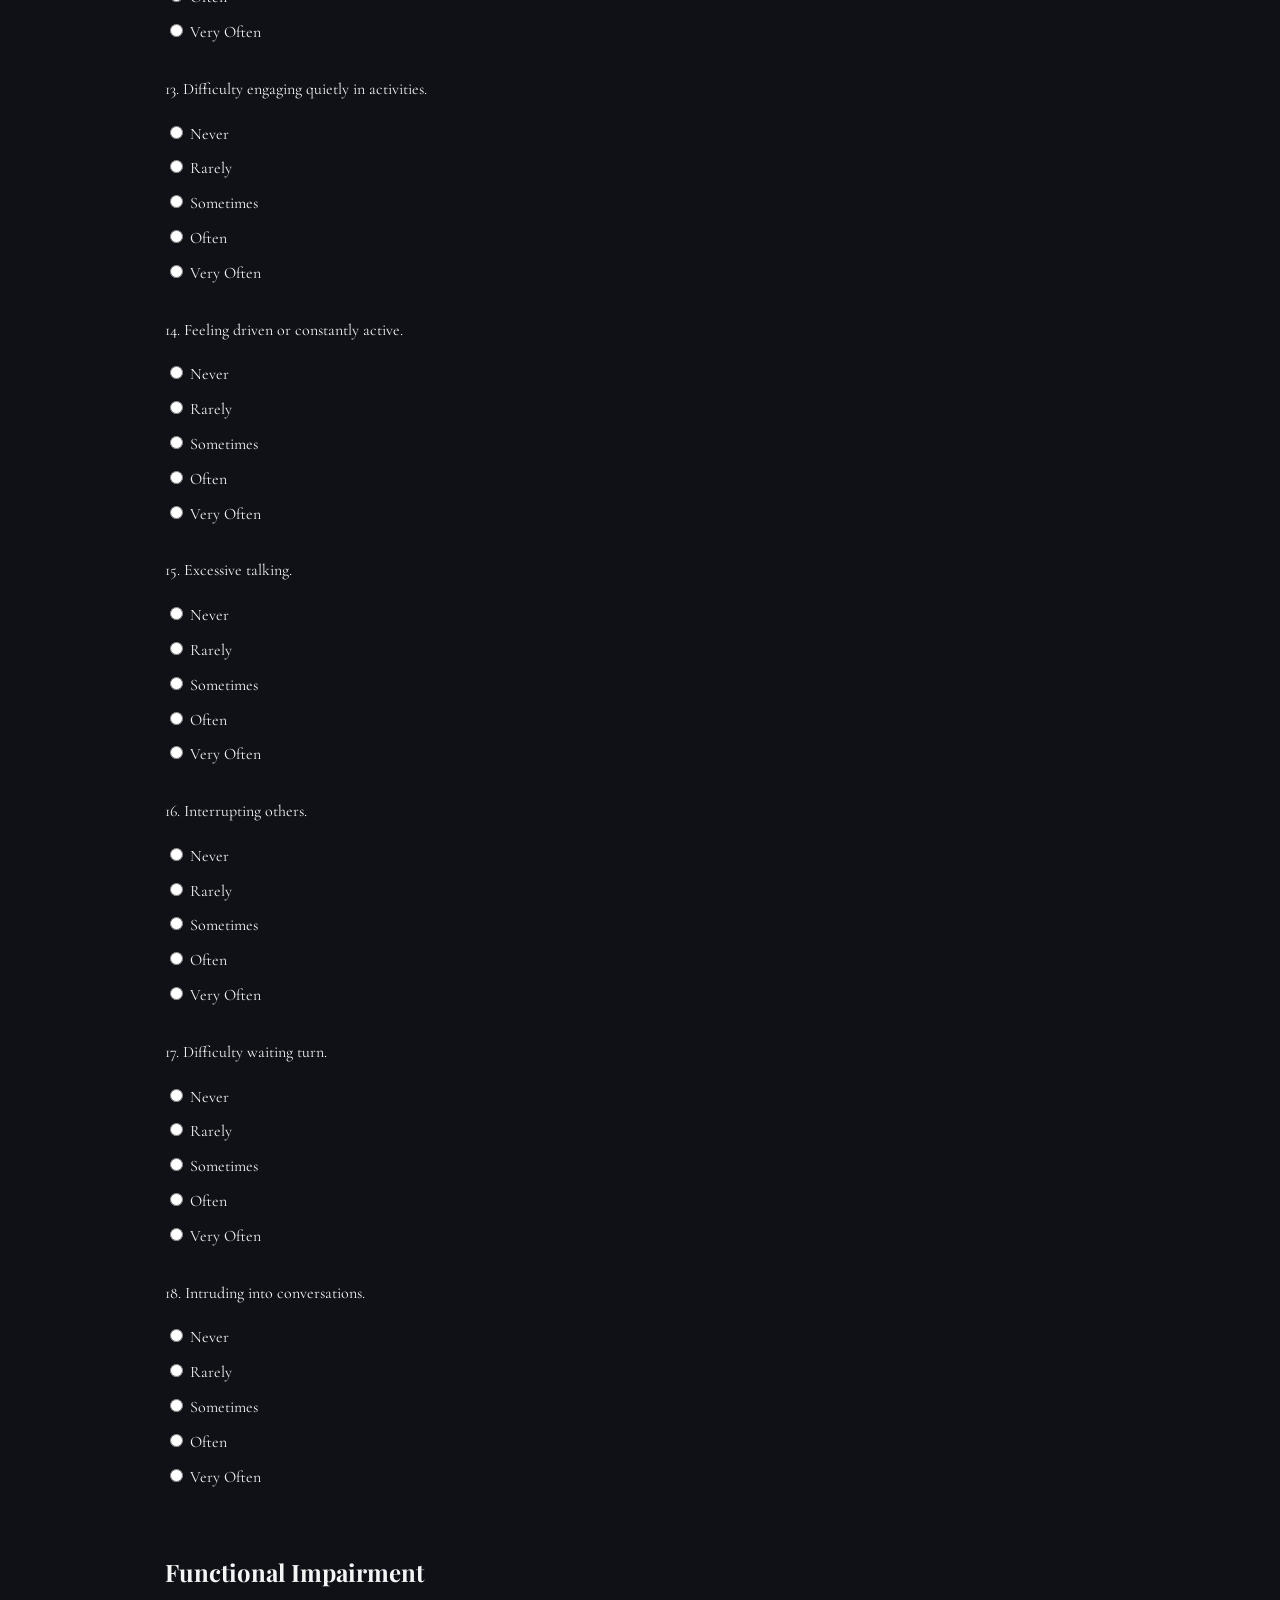
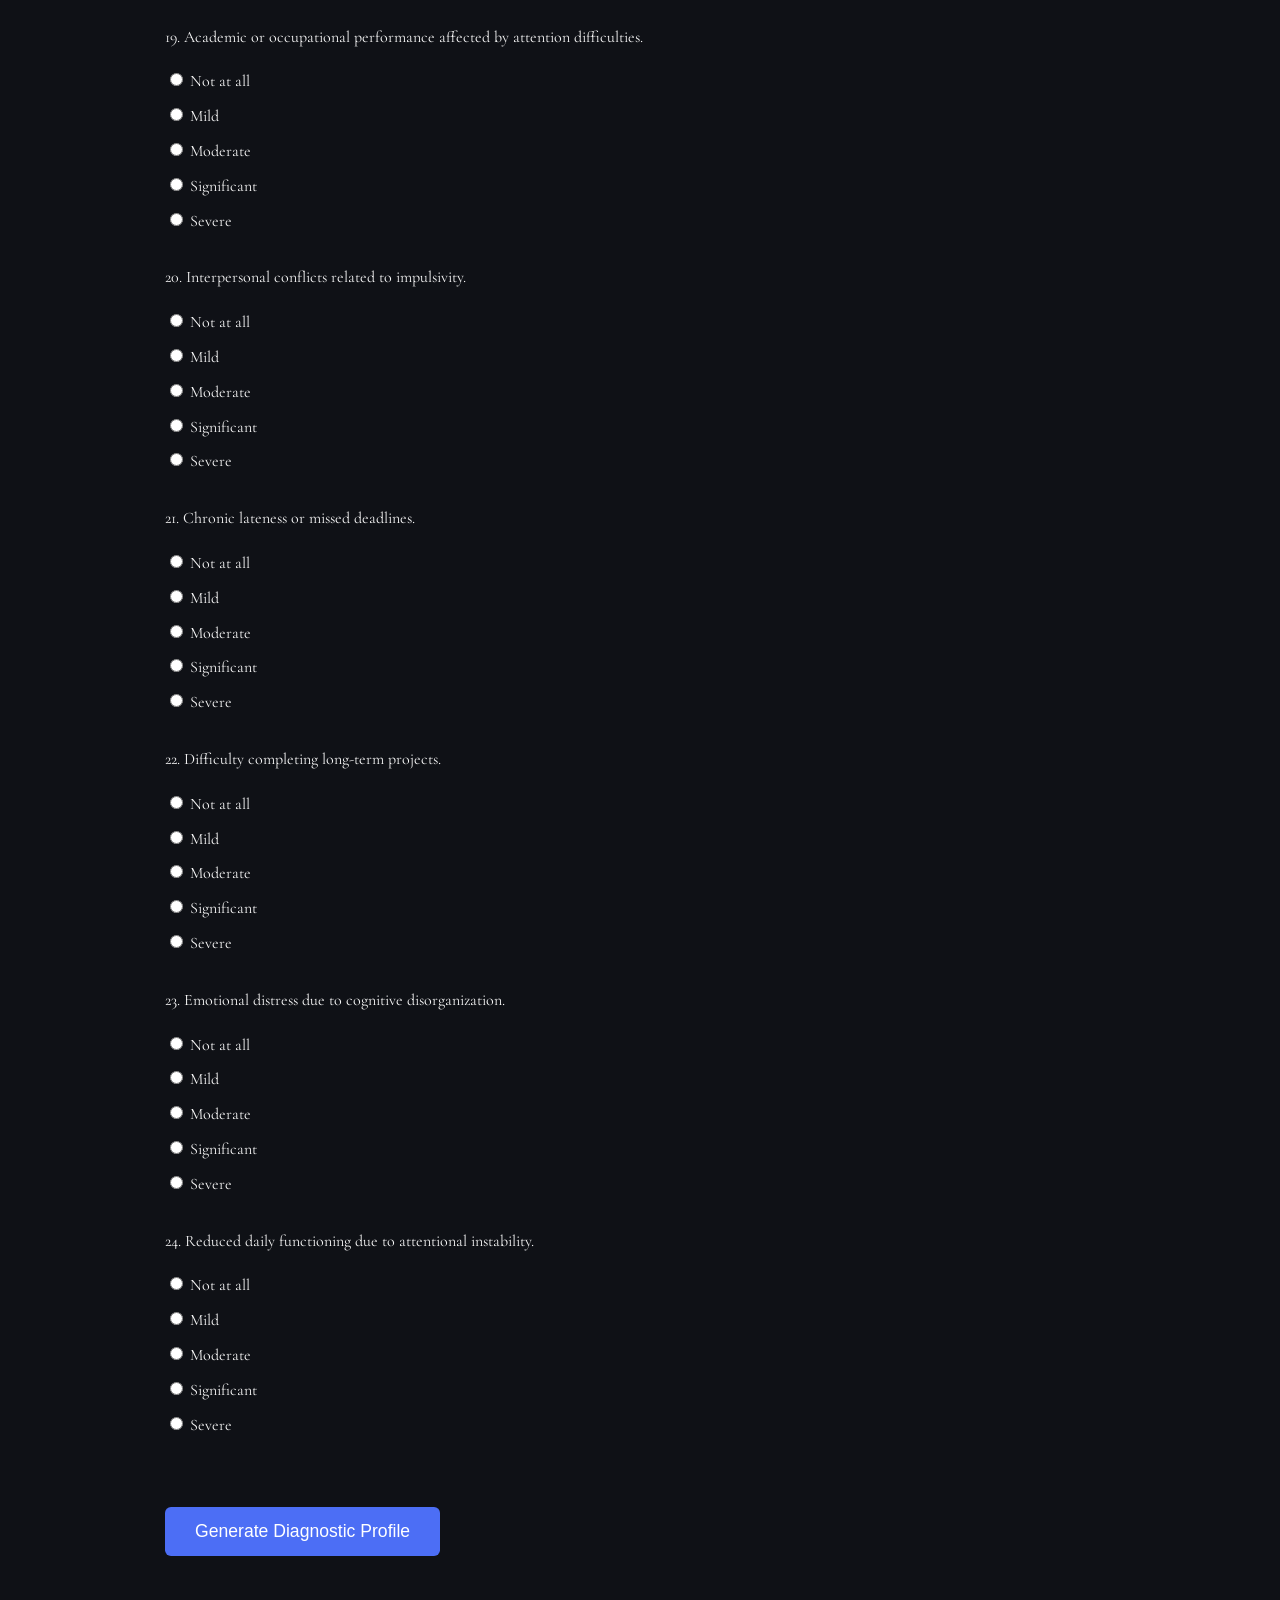
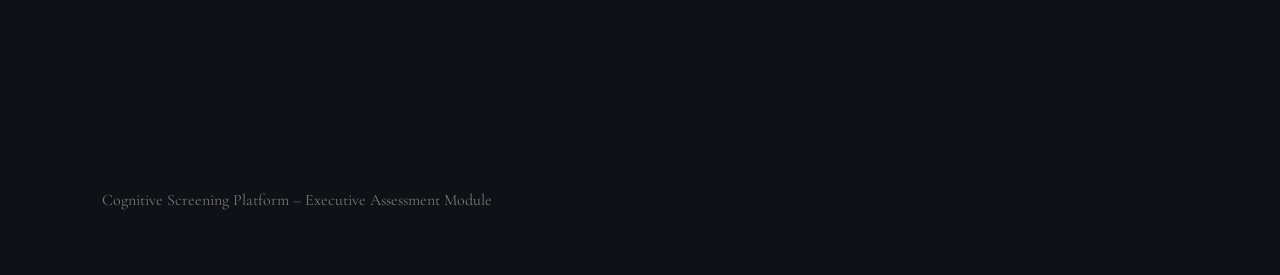
<file: executive-screening.html>
<!DOCTYPE html>
<html lang="en">
<head>
<meta charset="UTF-8">
<meta name="viewport" content="width=device-width, initial-scale=1.0">
<title>Executive Function & Attention Screening</title>

<link href="https://fonts.googleapis.com/css2?family=Playfair+Display:wght@600;700&family=Cormorant+Garamond:wght@400;500;600&display=swap" rel="stylesheet">

<style>
body{
margin:0;
background:#0f1116;
color:#f5f5f5;
font-family:'Cormorant Garamond',serif;
line-height:1.8;
}

.container{
max-width:950px;
margin:auto;
padding:40px 8% 120px 8%;
}

h1{
font-family:'Playfair Display',serif;
font-size:3rem;
margin-bottom:10px;
}

h2{
margin-top:60px;
font-family:'Playfair Display',serif;
}

.description{
font-size:1.3rem;
color:#cccccc;
}

.question{
margin:28px 0;
}

.options label{
display:block;
margin:6px 0;
cursor:pointer;
}

button{
margin-top:40px;
padding:14px 30px;
background:#4c6ef5;
border:none;
color:white;
font-size:1.1rem;
border-radius:6px;
cursor:pointer;
}

button:hover{
background:#3b5bdb;
}

.result{
margin-top:50px;
font-size:1.3rem;
}

.bar-container{
margin-top:30px;
}

.bar{
height:30px;
margin:15px 0;
border-radius:6px;
position:relative;
}

.bar span{
position:absolute;
left:10px;
top:4px;
font-size:1rem;
}

.green{background:#2f9e44;}
.yellow{background:#f08c00;}
.red{background:#c92a2a;}

footer{
padding:60px 8%;
color:#777;
}
</style>
</head>

<body>

<div class="container">

<h1>Executive Function & Attention Screening</h1>

<p class="description">
Research-validated screening framework modeled on DSM-5 adult ADHD domains.
This module evaluates inattention, hyperactivity-impulsivity, and functional impairment.
This tool is not a clinical diagnosis.
</p>

<form id="adhdForm">

<h2>Symptom Items</h2>

<script>
const symptomQuestions = [
"Difficulty sustaining attention during tasks or reading.",
"Careless mistakes due to inattention.",
"Appearing not to listen when spoken to.",
"Difficulty following through on instructions.",
"Disorganization in tasks or time management.",
"Avoiding tasks requiring sustained mental effort.",
"Losing necessary items frequently.",
"Easily distracted by unrelated stimuli.",
"Forgetting daily obligations.",
"Fidgeting or physical restlessness.",
"Difficulty remaining seated when expected.",
"Internal sense of restlessness.",
"Difficulty engaging quietly in activities.",
"Feeling driven or constantly active.",
"Excessive talking.",
"Interrupting others.",
"Difficulty waiting turn.",
"Intruding into conversations."
];

symptomQuestions.forEach((q,i)=>{
document.write(`
<div class="question">
<p>${i+1}. ${q}</p>
<div class="options">
<label><input type="radio" name="s${i}" value="0" required> Never</label>
<label><input type="radio" name="s${i}" value="1"> Rarely</label>
<label><input type="radio" name="s${i}" value="2"> Sometimes</label>
<label><input type="radio" name="s${i}" value="3"> Often</label>
<label><input type="radio" name="s${i}" value="4"> Very Often</label>
</div>
</div>
`);
});
</script>

<h2>Functional Impairment</h2>

<script>
const impairmentQuestions = [
"Academic or occupational performance affected by attention difficulties.",
"Interpersonal conflicts related to impulsivity.",
"Chronic lateness or missed deadlines.",
"Difficulty completing long-term projects.",
"Emotional distress due to cognitive disorganization.",
"Reduced daily functioning due to attentional instability."
];

impairmentQuestions.forEach((q,i)=>{
document.write(`
<div class="question">
<p>${i+19}. ${q}</p>
<div class="options">
<label><input type="radio" name="i${i}" value="0" required> Not at all</label>
<label><input type="radio" name="i${i}" value="1"> Mild</label>
<label><input type="radio" name="i${i}" value="2"> Moderate</label>
<label><input type="radio" name="i${i}" value="3"> Significant</label>
<label><input type="radio" name="i${i}" value="4"> Severe</label>
</div>
</div>
`);
});
</script>

<button type="button" onclick="calculate()">Generate Diagnostic Profile</button>

</form>

<div class="result" id="result"></div>

</div>

<footer>
Cognitive Screening Platform – Executive Assessment Module
</footer>

<script>
function calculate(){

let inatt=0;
let hyper=0;
let impairment=0;
let inattCount=0;
let hyperCount=0;

for(let i=0;i<9;i++){
let val=parseInt(document.querySelector('input[name="s'+i+'"]:checked').value);
inatt+=val;
if(val>=3) inattCount++;
}

for(let i=9;i<18;i++){
let val=parseInt(document.querySelector('input[name="s'+i+'"]:checked').value);
hyper+=val;
if(val>=3) hyperCount++;
}

for(let i=0;i<6;i++){
let val=parseInt(document.querySelector('input[name="i'+i+'"]:checked').value);
impairment+=val;
}

let total=inatt+hyper;

let dsmInatt = inattCount>=4;
let dsmHyper = hyperCount>=4;

let severity;
if(total<20){severity="Low";}
else if(total<35){severity="Mild";}
else if(total<55){severity="Moderate";}
else{severity="High";}

let interpretation = `
<strong>Dimensional Severity:</strong> ${severity}<br><br>
<strong>DSM Domain Flags:</strong><br>
Inattention threshold met: ${dsmInatt}<br>
Hyperactivity-Impulsivity threshold met: ${dsmHyper}<br><br>
Functional Impairment Index: ${impairment}/24<br><br>
This structured profile suggests ${severity.toLowerCase()} levels of attentional dysregulation.
DSM-domain threshold indicators reflect frequency of clinically relevant symptoms.
Functional impairment scores contextualize symptom impact on daily functioning.
Comprehensive clinical evaluation is recommended if impairment is significant.
`;

let inattPercent = (inatt/36)*100;
let hyperPercent = (hyper/36)*100;
let impPercent = (impairment/24)*100;

function barClass(p){
if(p<40) return "green";
if(p<70) return "yellow";
return "red";
}

document.getElementById("result").innerHTML=`
${interpretation}
<div class="bar-container">
<div class="bar ${barClass(inattPercent)}" style="width:${inattPercent}%">
<span>Inattention</span>
</div>
<div class="bar ${barClass(hyperPercent)}" style="width:${hyperPercent}%">
<span>Hyperactivity-Impulsivity</span>
</div>
<div class="bar ${barClass(impPercent)}" style="width:${impPercent}%">
<span>Functional Impairment</span>
</div>
</div>
`;
}
</script>

</body>
</html>
</file>
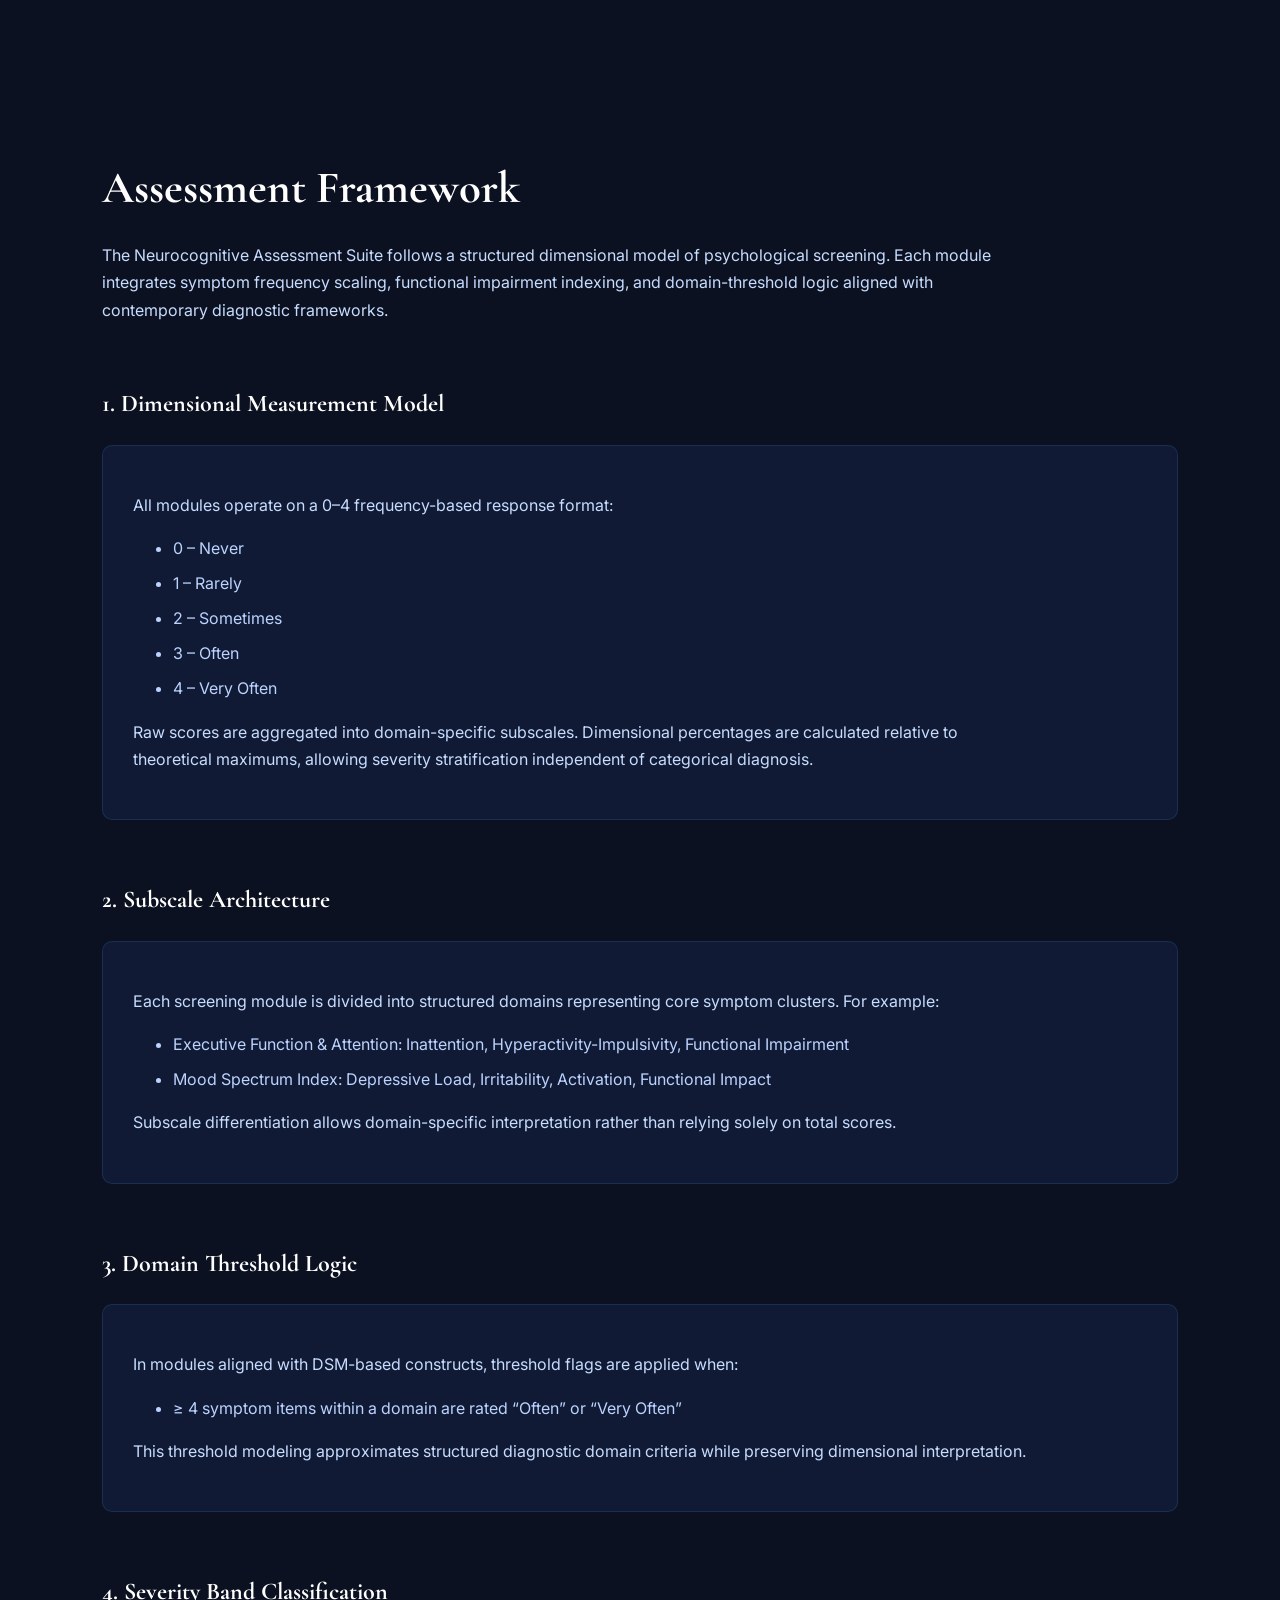
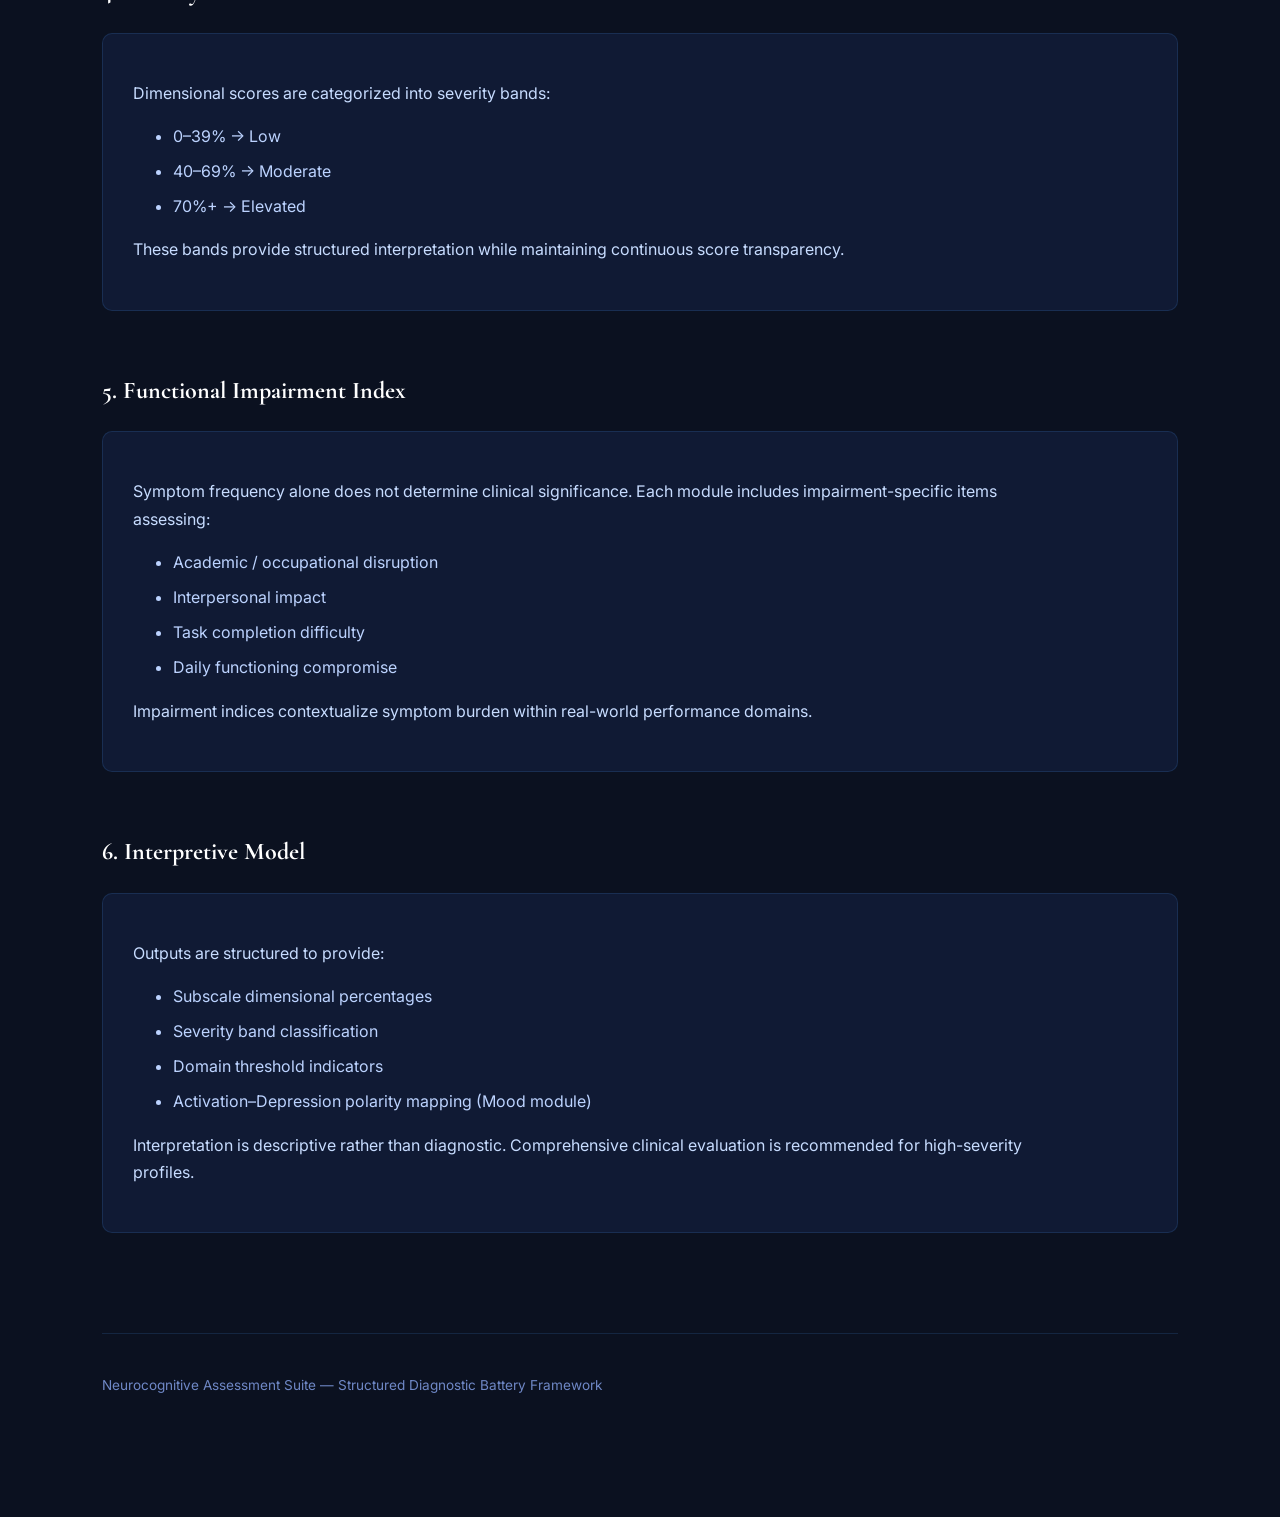
<file: methodology.html>
<!DOCTYPE html>
<html lang="en">
<head>
<meta charset="UTF-8">
<meta name="viewport" content="width=device-width, initial-scale=1.0">
<title>Assessment Framework | Neurocognitive Assessment Suite</title>

<link href="https://fonts.googleapis.com/css2?family=Cormorant+Garamond:wght@500;600;700&family=Inter:wght@300;400;500;600&display=swap" rel="stylesheet">

<style>

body{
margin:0;
background:#0b1120;
color:#e6f0ff;
font-family:'Inter', sans-serif;
line-height:1.7;
padding:120px 8%;
}

h1{
font-family:'Cormorant Garamond', serif;
font-size:2.8rem;
margin-bottom:10px;
color:#ffffff;
}

h2{
font-family:'Cormorant Garamond', serif;
margin-top:60px;
margin-bottom:15px;
color:#ffffff;
}

p{
max-width:900px;
color:#c7dcff;
}

.section{
margin-bottom:50px;
}

.block{
background:#101a34;
padding:30px;
border-radius:10px;
border:1px solid rgba(77,163,255,0.15);
margin-top:20px;
}

ul{
margin-top:10px;
color:#bcd3ff;
}

li{
margin-bottom:8px;
}

.footer{
margin-top:100px;
padding-top:40px;
border-top:1px solid rgba(77,163,255,0.15);
color:#6f88c6;
font-size:0.85rem;
}

</style>
</head>

<body>

<h1>Assessment Framework</h1>
<p>
The Neurocognitive Assessment Suite follows a structured dimensional model of psychological screening.
Each module integrates symptom frequency scaling, functional impairment indexing,
and domain-threshold logic aligned with contemporary diagnostic frameworks.
</p>

<div class="section">
<h2>1. Dimensional Measurement Model</h2>
<div class="block">
<p>
All modules operate on a 0–4 frequency-based response format:
</p>
<ul>
<li>0 – Never</li>
<li>1 – Rarely</li>
<li>2 – Sometimes</li>
<li>3 – Often</li>
<li>4 – Very Often</li>
</ul>
<p>
Raw scores are aggregated into domain-specific subscales.
Dimensional percentages are calculated relative to theoretical maximums,
allowing severity stratification independent of categorical diagnosis.
</p>
</div>
</div>

<div class="section">
<h2>2. Subscale Architecture</h2>
<div class="block">
<p>
Each screening module is divided into structured domains representing
core symptom clusters. For example:
</p>
<ul>
<li>Executive Function & Attention: Inattention, Hyperactivity-Impulsivity, Functional Impairment</li>
<li>Mood Spectrum Index: Depressive Load, Irritability, Activation, Functional Impact</li>
</ul>
<p>
Subscale differentiation allows domain-specific interpretation rather than relying solely on total scores.
</p>
</div>
</div>

<div class="section">
<h2>3. Domain Threshold Logic</h2>
<div class="block">
<p>
In modules aligned with DSM-based constructs, threshold flags are applied when:
</p>
<ul>
<li>≥ 4 symptom items within a domain are rated “Often” or “Very Often”</li>
</ul>
<p>
This threshold modeling approximates structured diagnostic domain criteria while
preserving dimensional interpretation.
</p>
</div>
</div>

<div class="section">
<h2>4. Severity Band Classification</h2>
<div class="block">
<p>
Dimensional scores are categorized into severity bands:
</p>
<ul>
<li>0–39% → Low</li>
<li>40–69% → Moderate</li>
<li>70%+ → Elevated</li>
</ul>
<p>
These bands provide structured interpretation while maintaining continuous score transparency.
</p>
</div>
</div>

<div class="section">
<h2>5. Functional Impairment Index</h2>
<div class="block">
<p>
Symptom frequency alone does not determine clinical significance.
Each module includes impairment-specific items assessing:
</p>
<ul>
<li>Academic / occupational disruption</li>
<li>Interpersonal impact</li>
<li>Task completion difficulty</li>
<li>Daily functioning compromise</li>
</ul>
<p>
Impairment indices contextualize symptom burden within real-world performance domains.
</p>
</div>
</div>

<div class="section">
<h2>6. Interpretive Model</h2>
<div class="block">
<p>
Outputs are structured to provide:
</p>
<ul>
<li>Subscale dimensional percentages</li>
<li>Severity band classification</li>
<li>Domain threshold indicators</li>
<li>Activation–Depression polarity mapping (Mood module)</li>
</ul>
<p>
Interpretation is descriptive rather than diagnostic.
Comprehensive clinical evaluation is recommended for high-severity profiles.
</p>
</div>
</div>

<div class="footer">
Neurocognitive Assessment Suite — Structured Diagnostic Battery Framework
</div>

</body>
</html>
</file>
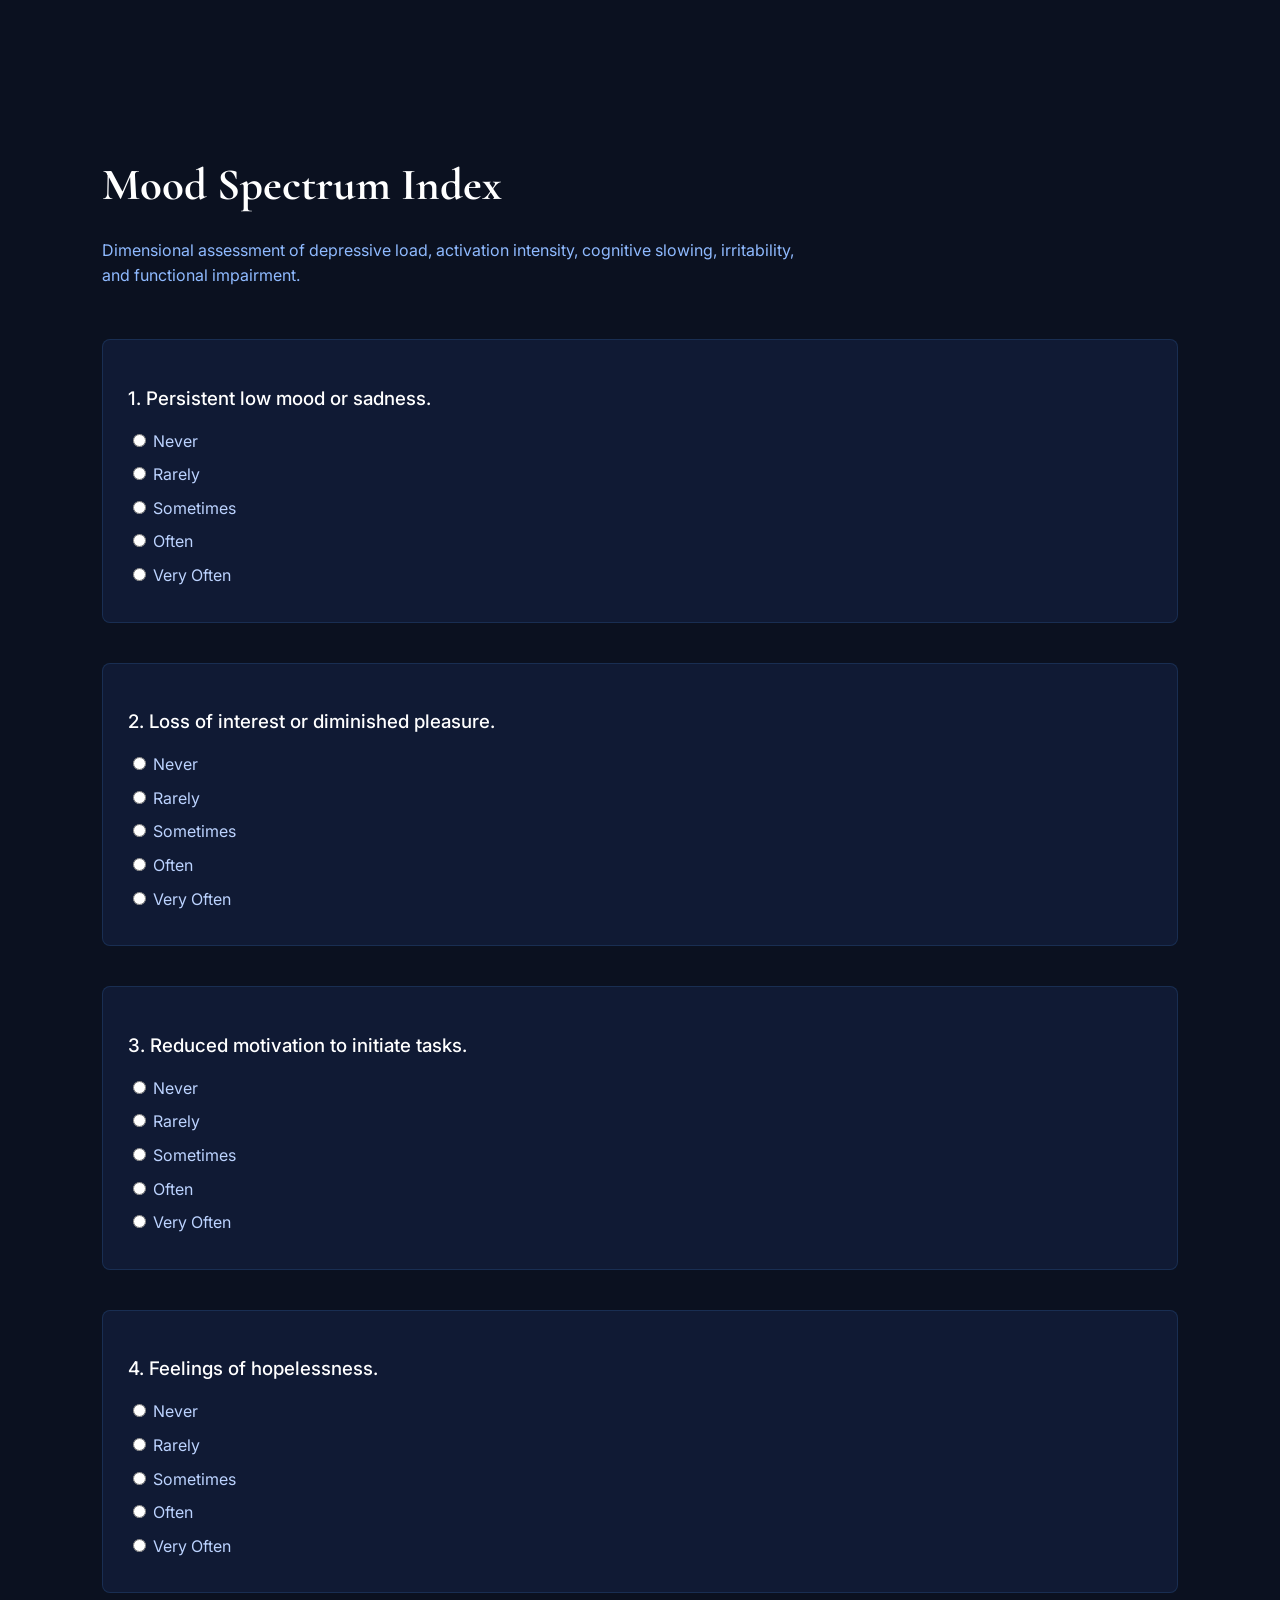
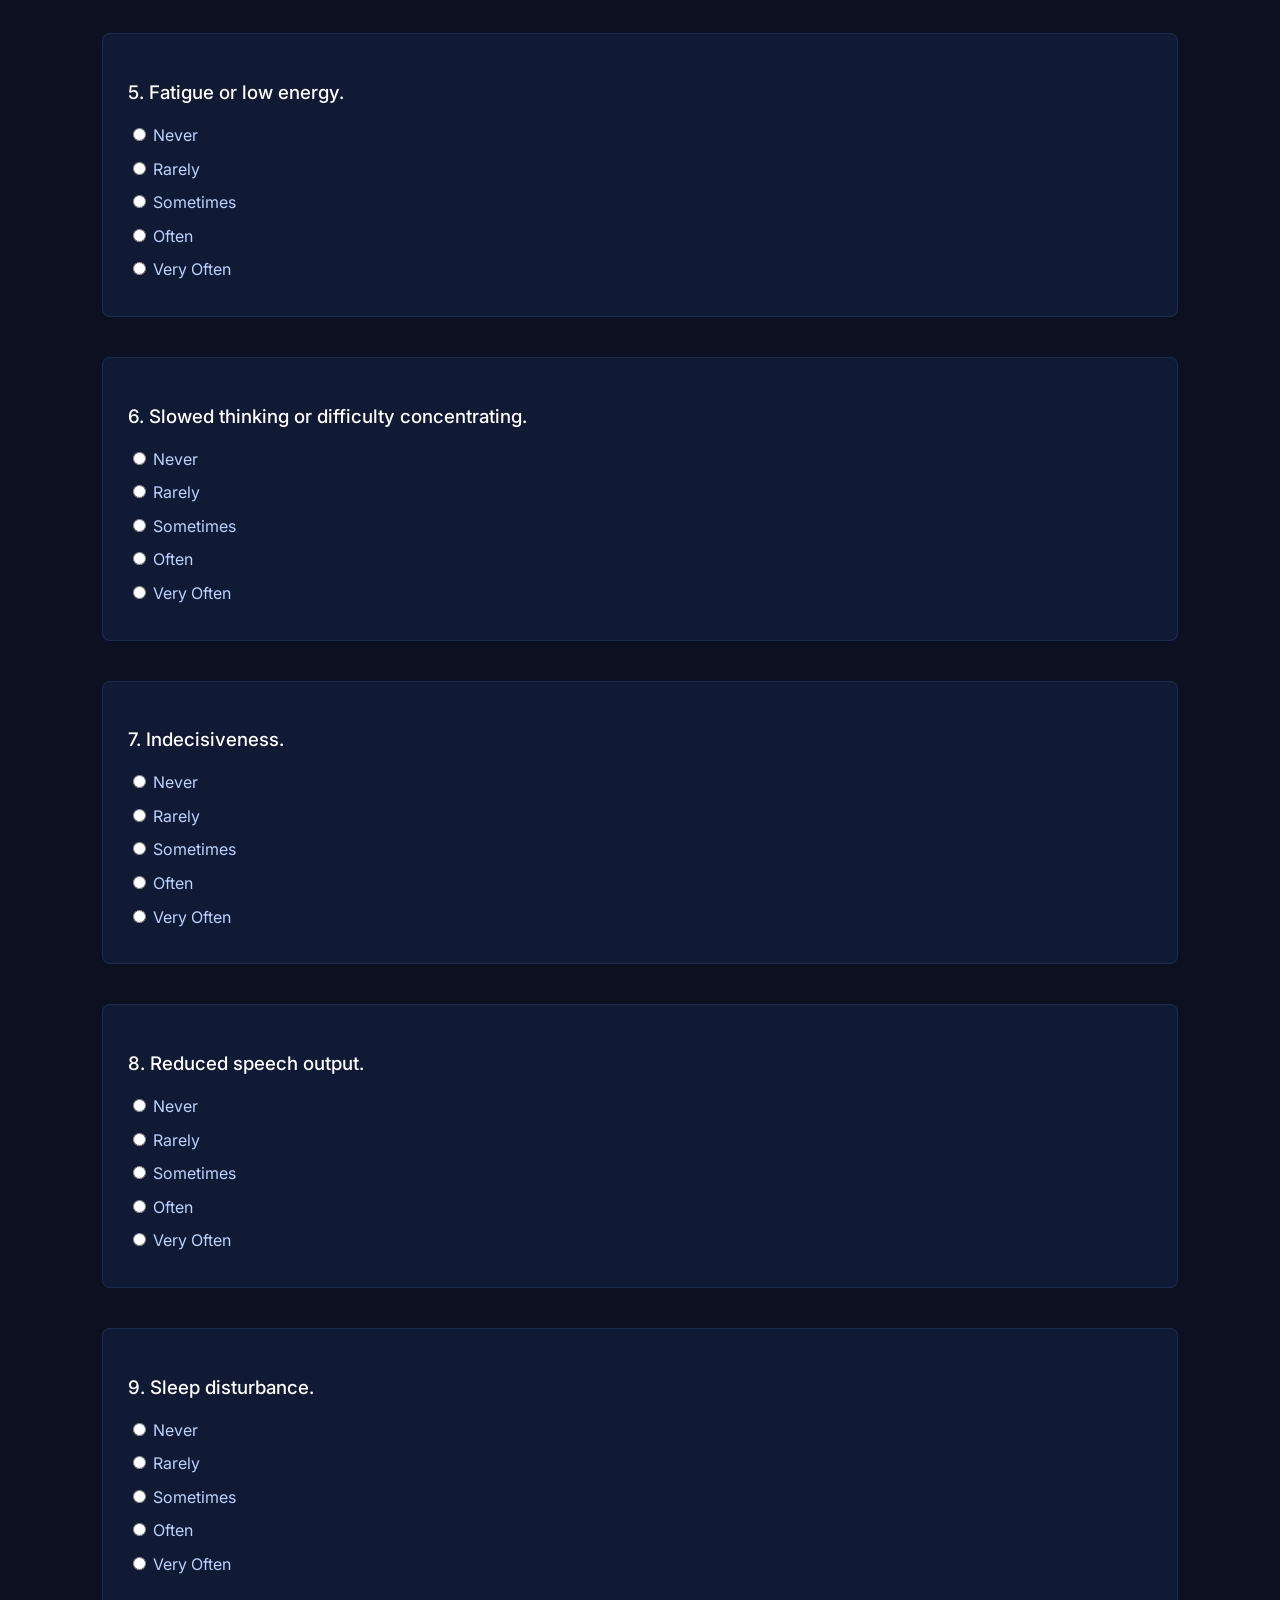
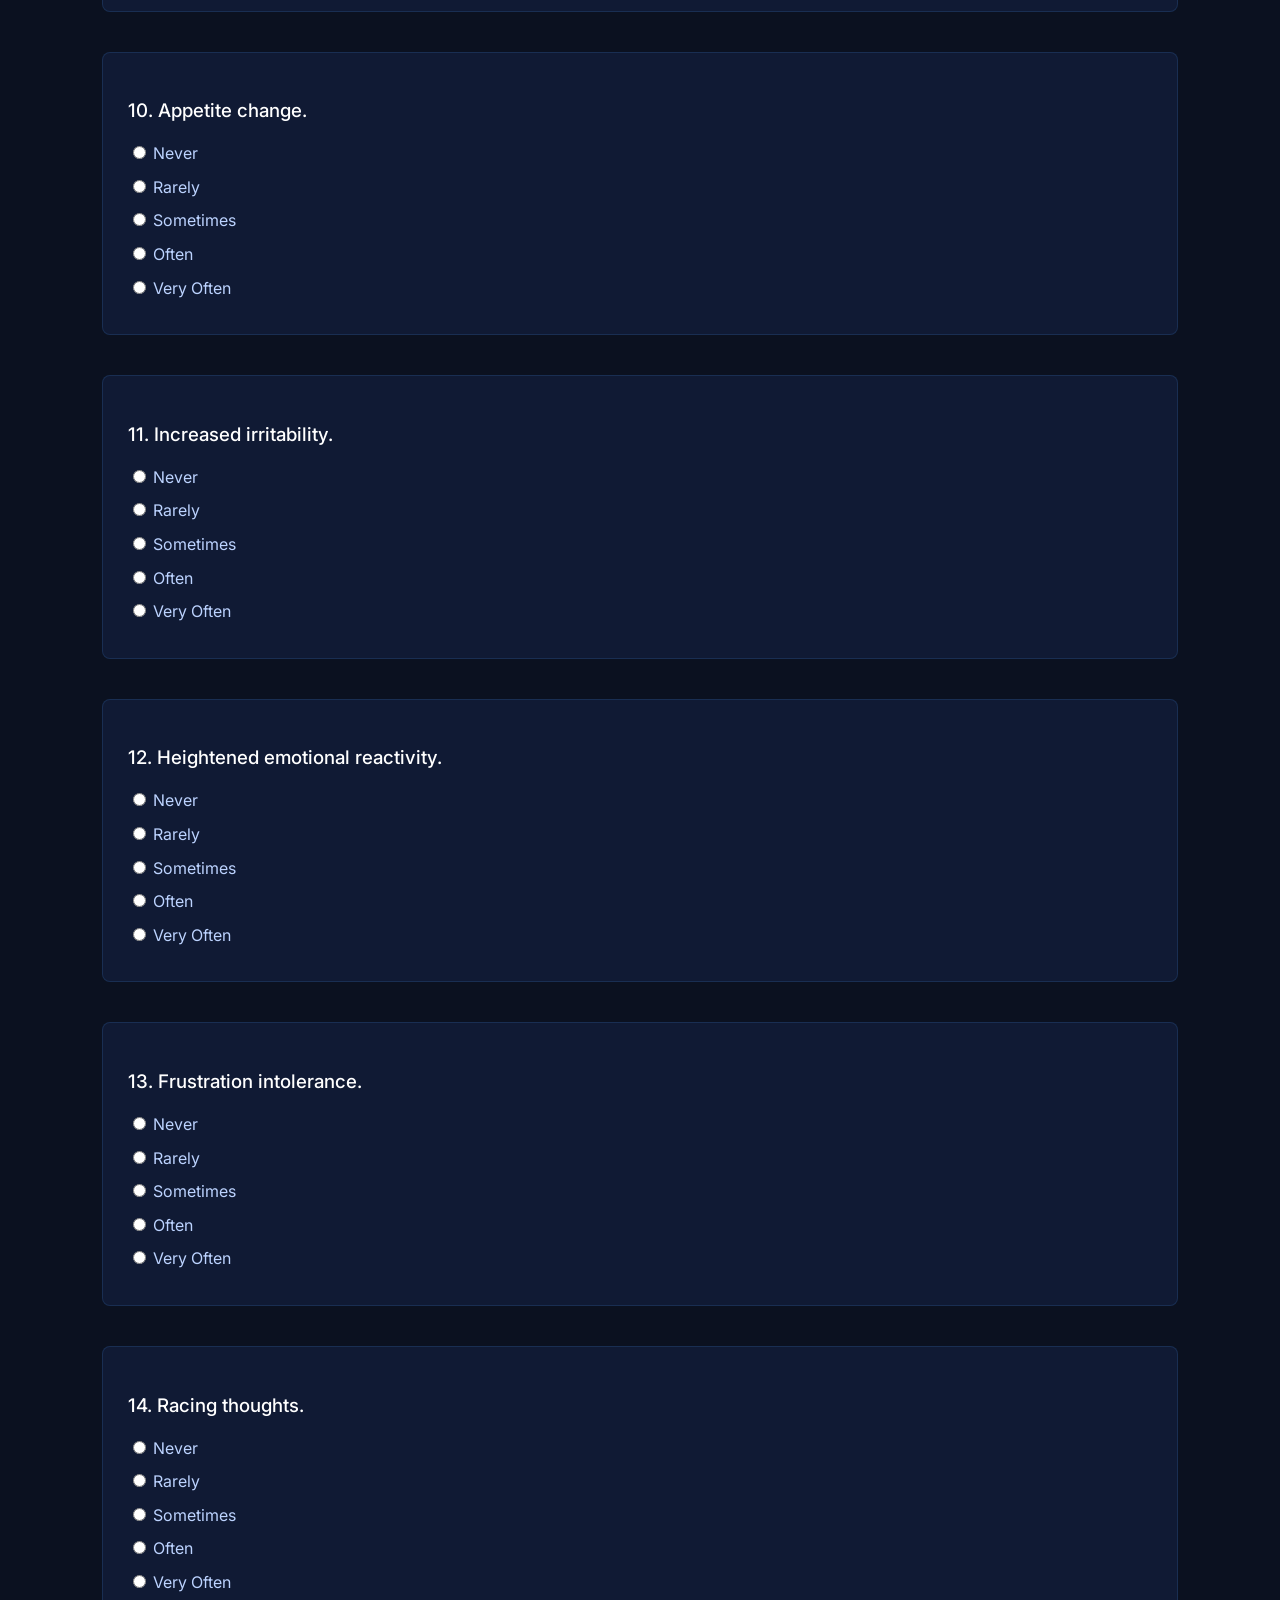
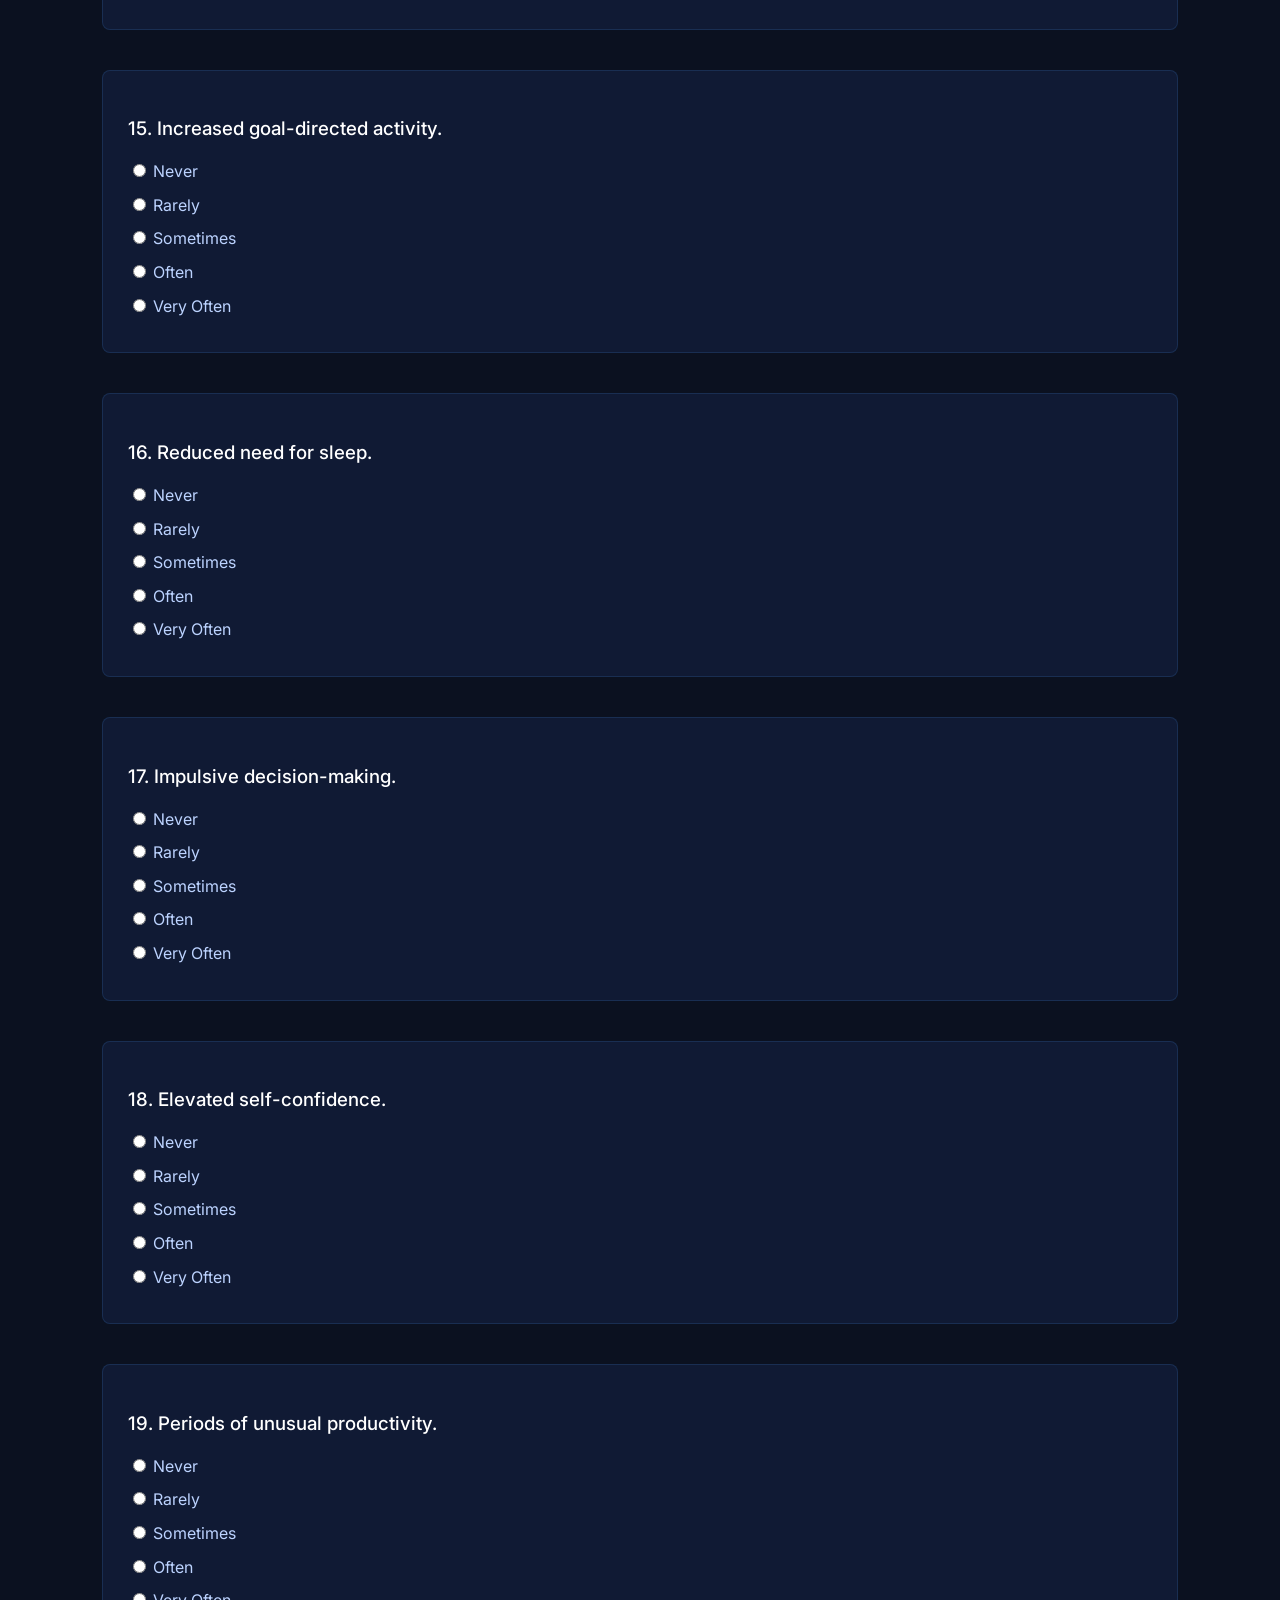
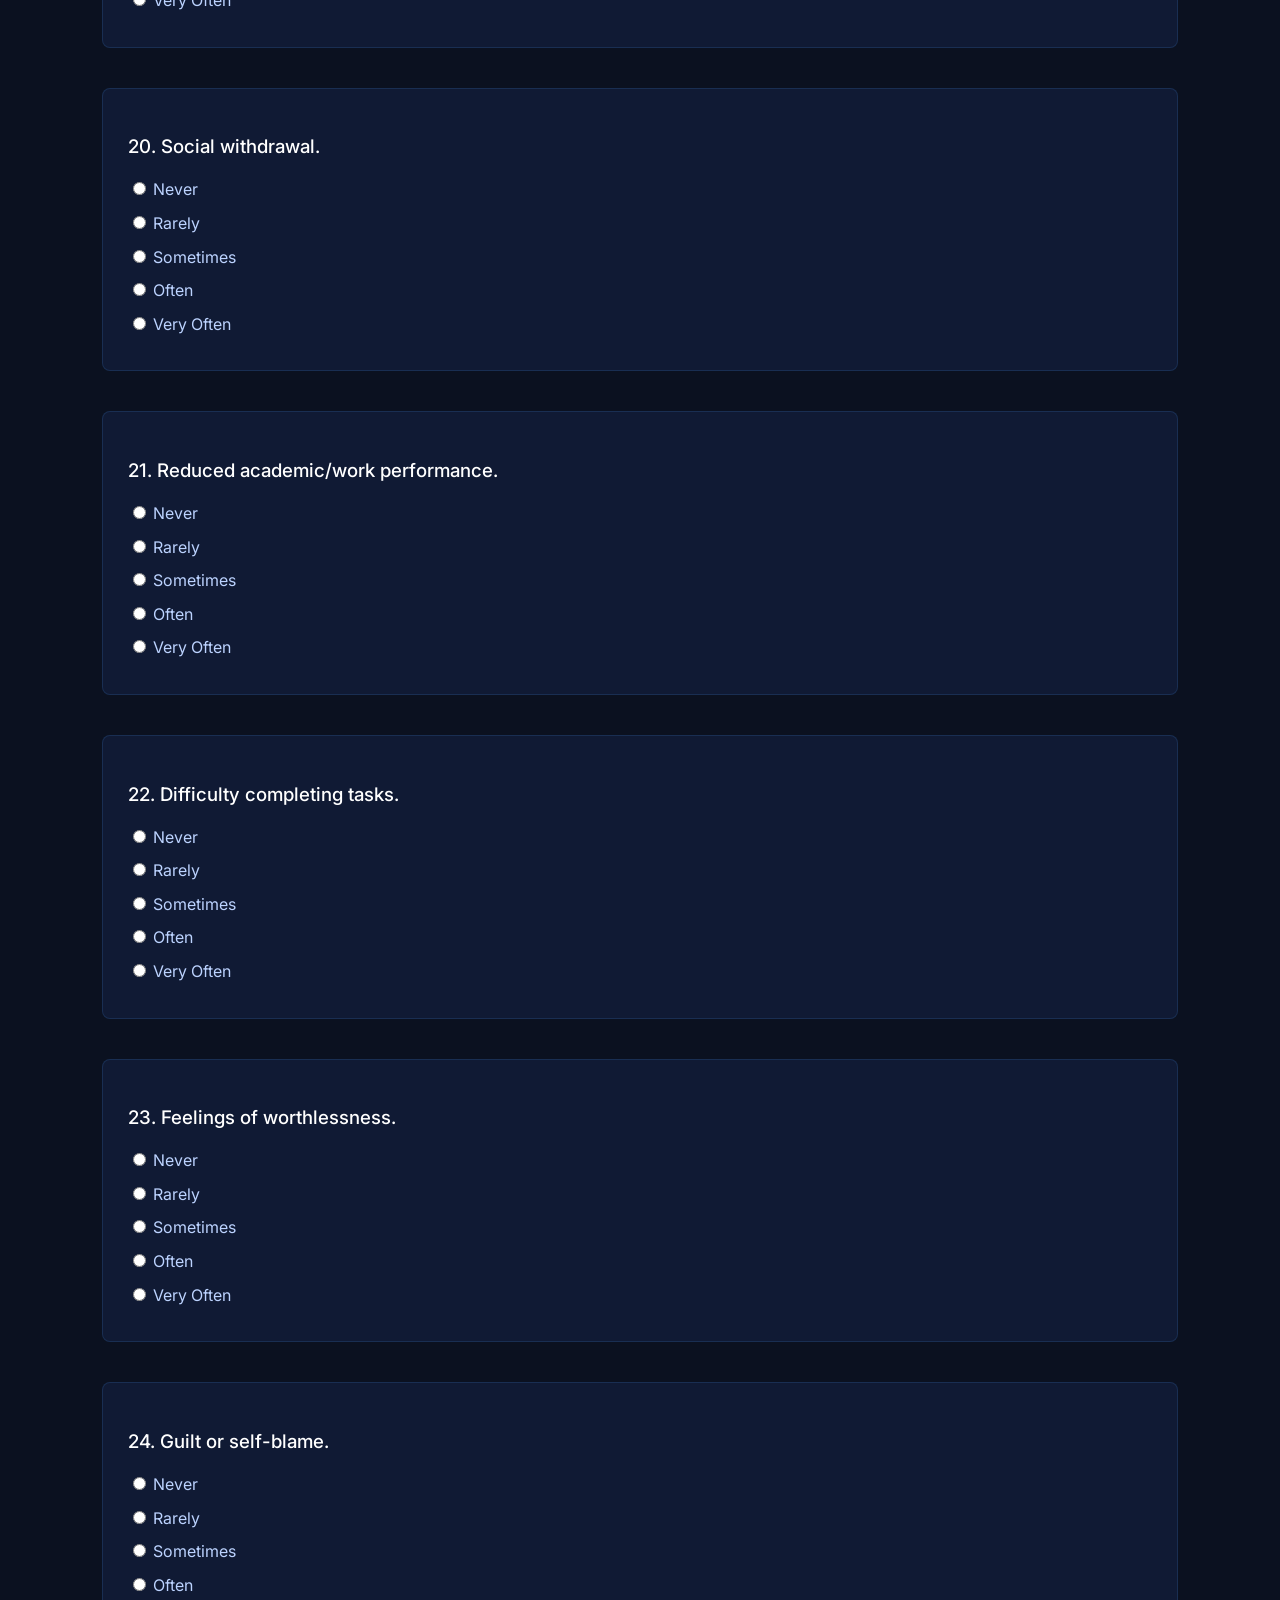
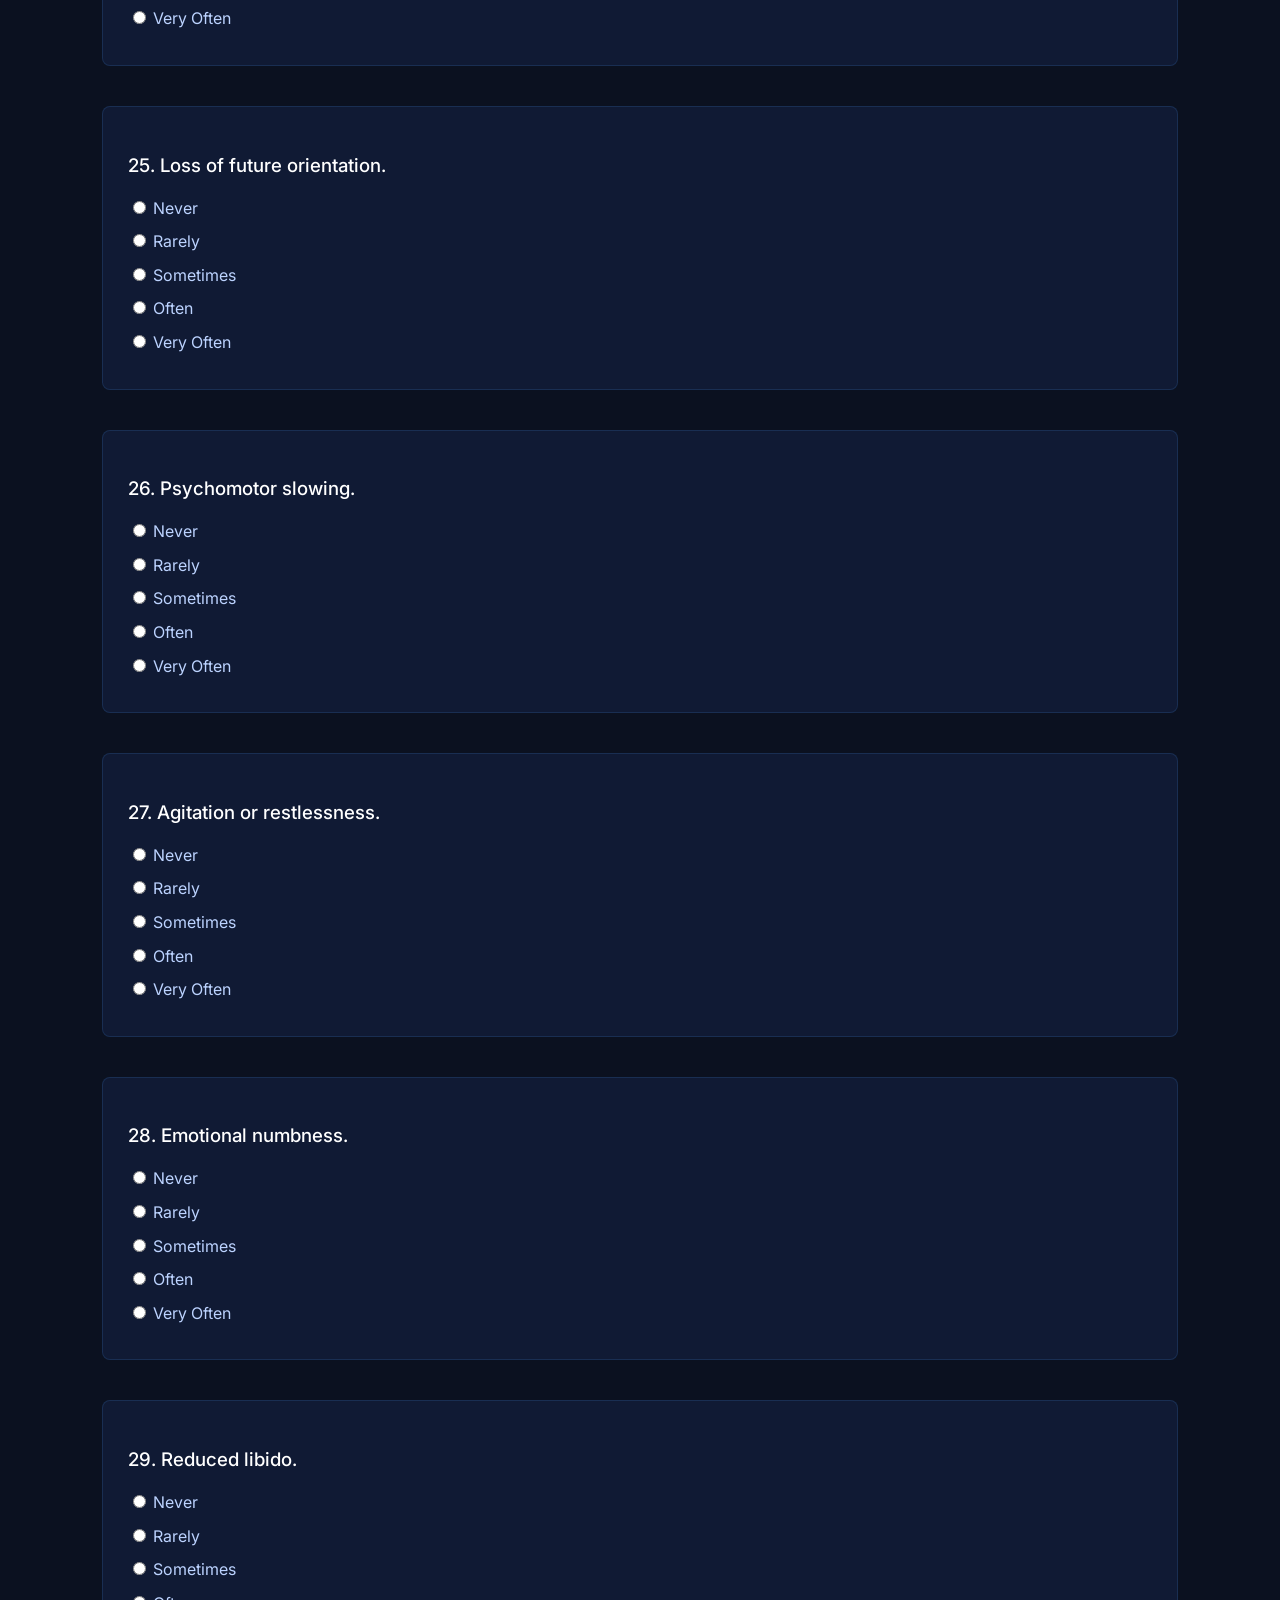
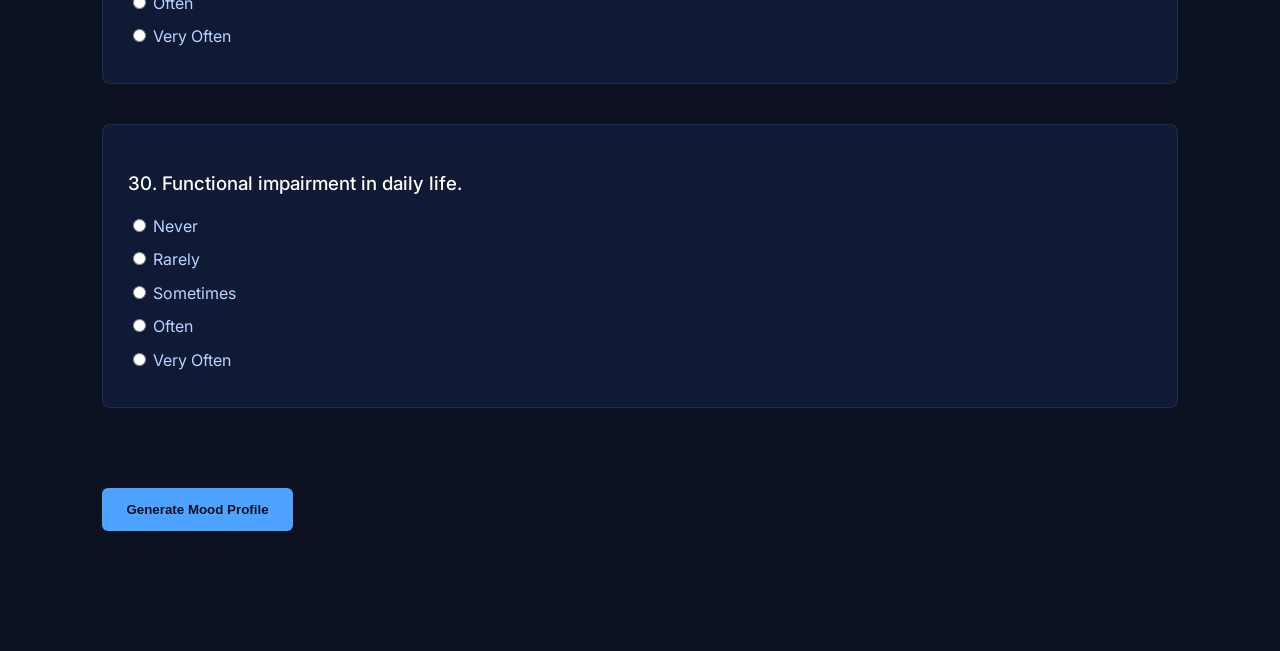
<file: mood-spectrum.html>
<!DOCTYPE html>
<html lang="en">
<head>
<meta charset="UTF-8">
<meta name="viewport" content="width=device-width, initial-scale=1.0">
<title>Mood Spectrum Index</title>

<link href="https://fonts.googleapis.com/css2?family=Cormorant+Garamond:wght@500;600;700&family=Inter:wght@300;400;500;600&display=swap" rel="stylesheet">

<style>

body{
margin:0;
background:#0b1120;
color:#e6f0ff;
font-family:'Inter', sans-serif;
line-height:1.6;
padding:120px 8%;
}

h1{
font-family:'Cormorant Garamond', serif;
font-size:2.8rem;
color:#ffffff;
margin-bottom:10px;
}

.subtitle{
color:#8fbaff;
margin-bottom:50px;
max-width:700px;
}

.question{
margin-bottom:40px;
padding:25px;
background:#101a34;
border-radius:8px;
border:1px solid rgba(77,163,255,0.15);
}

.question h3{
font-weight:500;
margin-bottom:15px;
color:#ffffff;
}

.options label{
display:block;
margin-bottom:8px;
cursor:pointer;
color:#bcd3ff;
}

button{
margin-top:40px;
padding:14px 24px;
background:#4da3ff;
border:none;
color:#0b1120;
font-weight:600;
border-radius:6px;
cursor:pointer;
}

button:hover{
background:#3a8de0;
}

.result{
margin-top:60px;
padding:30px;
background:#101a34;
border-radius:8px;
border:1px solid rgba(77,163,255,0.2);
}

.bar{
height:28px;
margin:15px 0;
border-radius:6px;
background:#1c2a4f;
position:relative;
}

.bar-fill{
height:100%;
border-radius:6px;
}

.green{ background:#2ecc71; }
.yellow{ background:#f1c40f; }
.red{ background:#e74c3c; }

.bar span{
position:absolute;
left:10px;
top:3px;
font-size:0.8rem;
color:#ffffff;
}

</style>
</head>

<body>

<h1>Mood Spectrum Index</h1>
<p class="subtitle">
Dimensional assessment of depressive load, activation intensity,
cognitive slowing, irritability, and functional impairment.
</p>

<form id="moodForm">

<script>

const questions = [
"Persistent low mood or sadness.",
"Loss of interest or diminished pleasure.",
"Reduced motivation to initiate tasks.",
"Feelings of hopelessness.",
"Fatigue or low energy.",
"Slowed thinking or difficulty concentrating.",
"Indecisiveness.",
"Reduced speech output.",
"Sleep disturbance.",
"Appetite change.",
"Increased irritability.",
"Heightened emotional reactivity.",
"Frustration intolerance.",
"Racing thoughts.",
"Increased goal-directed activity.",
"Reduced need for sleep.",
"Impulsive decision-making.",
"Elevated self-confidence.",
"Periods of unusual productivity.",
"Social withdrawal.",
"Reduced academic/work performance.",
"Difficulty completing tasks.",
"Feelings of worthlessness.",
"Guilt or self-blame.",
"Loss of future orientation.",
"Psychomotor slowing.",
"Agitation or restlessness.",
"Emotional numbness.",
"Reduced libido.",
"Functional impairment in daily life."
];

const form = document.getElementById("moodForm");

questions.forEach((q, index)=>{
let div = document.createElement("div");
div.className = "question";
div.innerHTML = `
<h3>${index+1}. ${q}</h3>
<div class="options">
<label><input type="radio" name="q${index}" value="0" required> Never</label>
<label><input type="radio" name="q${index}" value="1"> Rarely</label>
<label><input type="radio" name="q${index}" value="2"> Sometimes</label>
<label><input type="radio" name="q${index}" value="3"> Often</label>
<label><input type="radio" name="q${index}" value="4"> Very Often</label>
</div>`;
form.appendChild(div);
});

</script>

<button type="button" onclick="calculate()">Generate Mood Profile</button>

<div id="result" class="result" style="display:none;"></div>

</form>

<script>

function calculate(){

let scores = [];
for(let i=0;i<30;i++){
let val = document.querySelector(`input[name="q${i}"]:checked`).value;
scores.push(parseInt(val));
}

let depressive = scores.slice(0,10).reduce((a,b)=>a+b,0);
let irritability = scores.slice(10,14).reduce((a,b)=>a+b,0);
let activation = scores.slice(14,19).reduce((a,b)=>a+b,0);
let impairment = scores.slice(19,30).reduce((a,b)=>a+b,0);

function percent(score,max){ return Math.round((score/max)*100); }

let depP = percent(depressive,40);
let irrP = percent(irritability,16);
let actP = percent(activation,20);
let impP = percent(impairment,44);

function band(p){
if(p<40) return "green";
if(p<70) return "yellow";
return "red";
}

document.getElementById("result").style.display="block";
document.getElementById("result").innerHTML=`

<h2>Dimensional Output Profile</h2>

<div class="bar">
<div class="bar-fill ${band(depP)}" style="width:${depP}%"></div>
<span>Depressive Load ${depP}%</span>
</div>

<div class="bar">
<div class="bar-fill ${band(irrP)}" style="width:${irrP}%"></div>
<span>Irritability ${irrP}%</span>
</div>

<div class="bar">
<div class="bar-fill ${band(actP)}" style="width:${actP}%"></div>
<span>Activation ${actP}%</span>
</div>

<div class="bar">
<div class="bar-fill ${band(impP)}" style="width:${impP}%"></div>
<span>Functional Impairment ${impP}%</span>
</div>

<p>
High depressive and high activation indices may indicate mixed-spectrum mood patterns.
Functional impairment contextualizes severity.
</p>

`;

}

</script>

</body>
</html>
</file>
